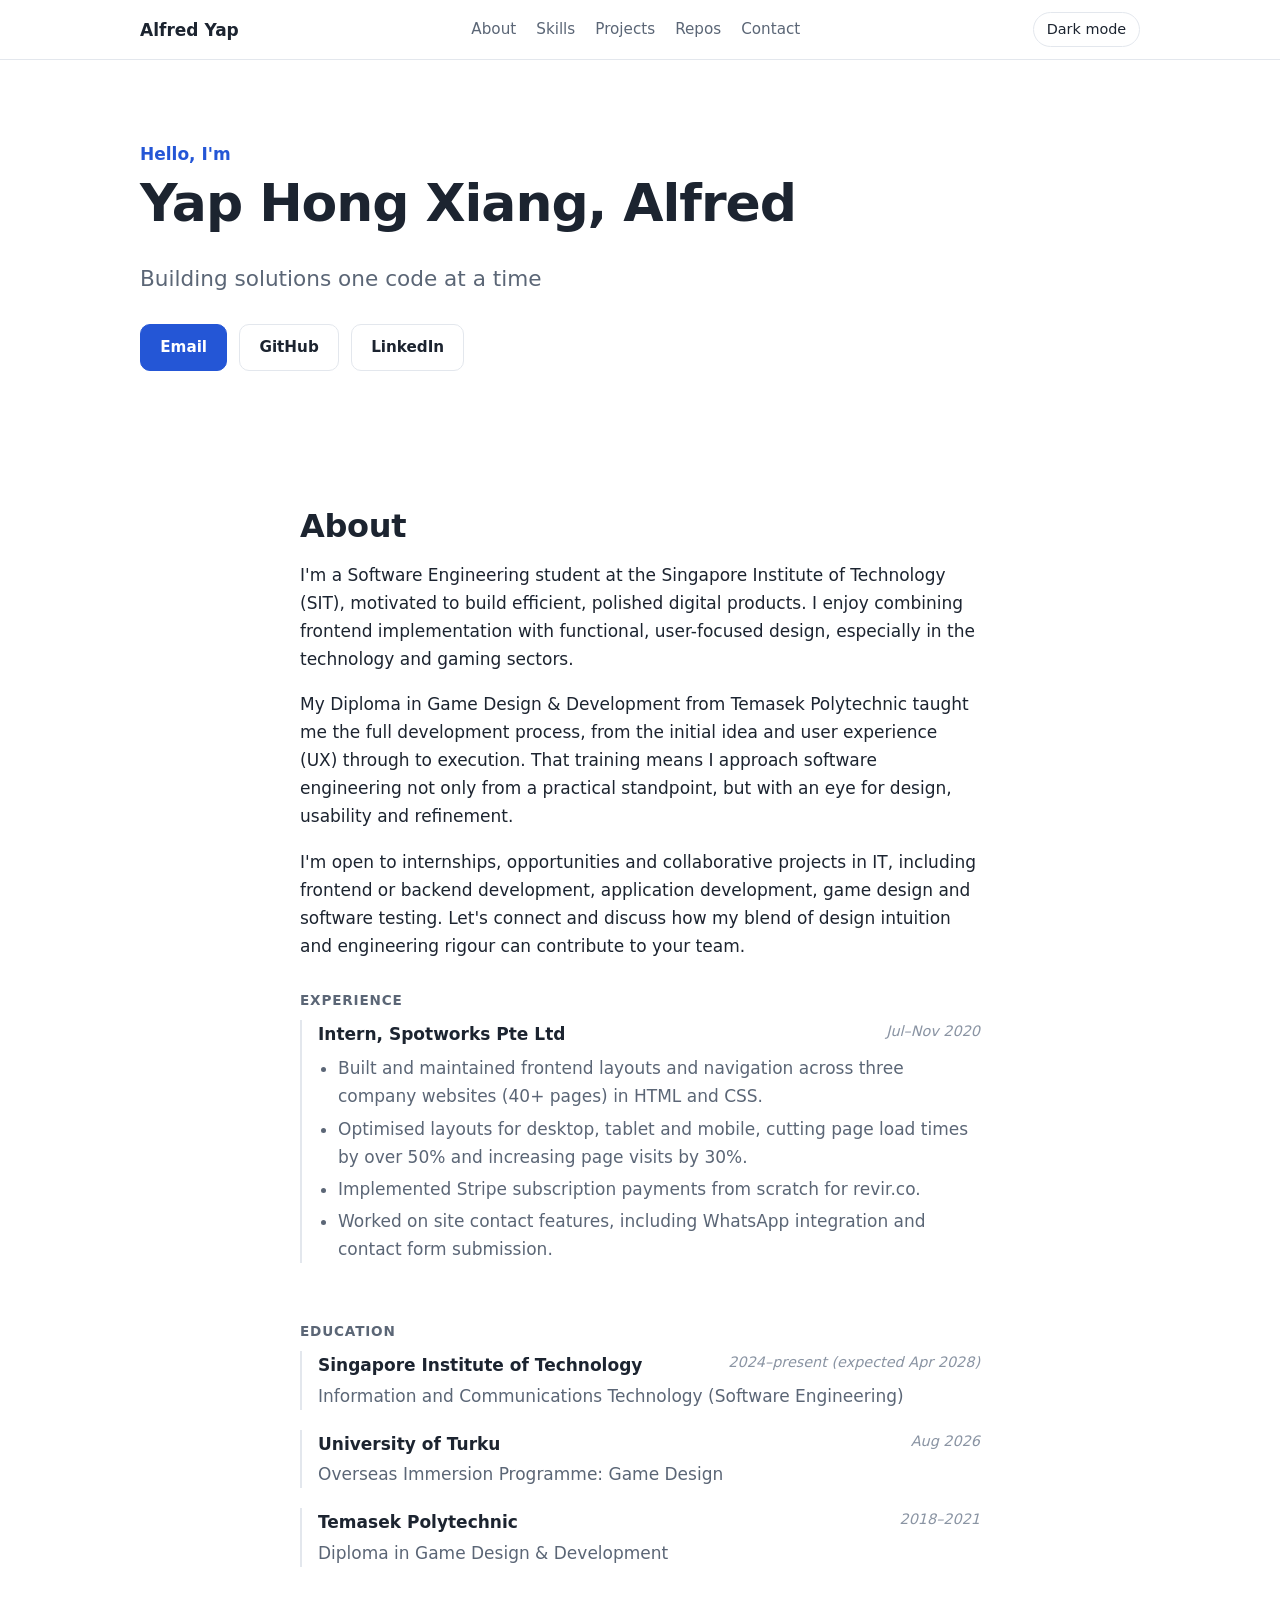
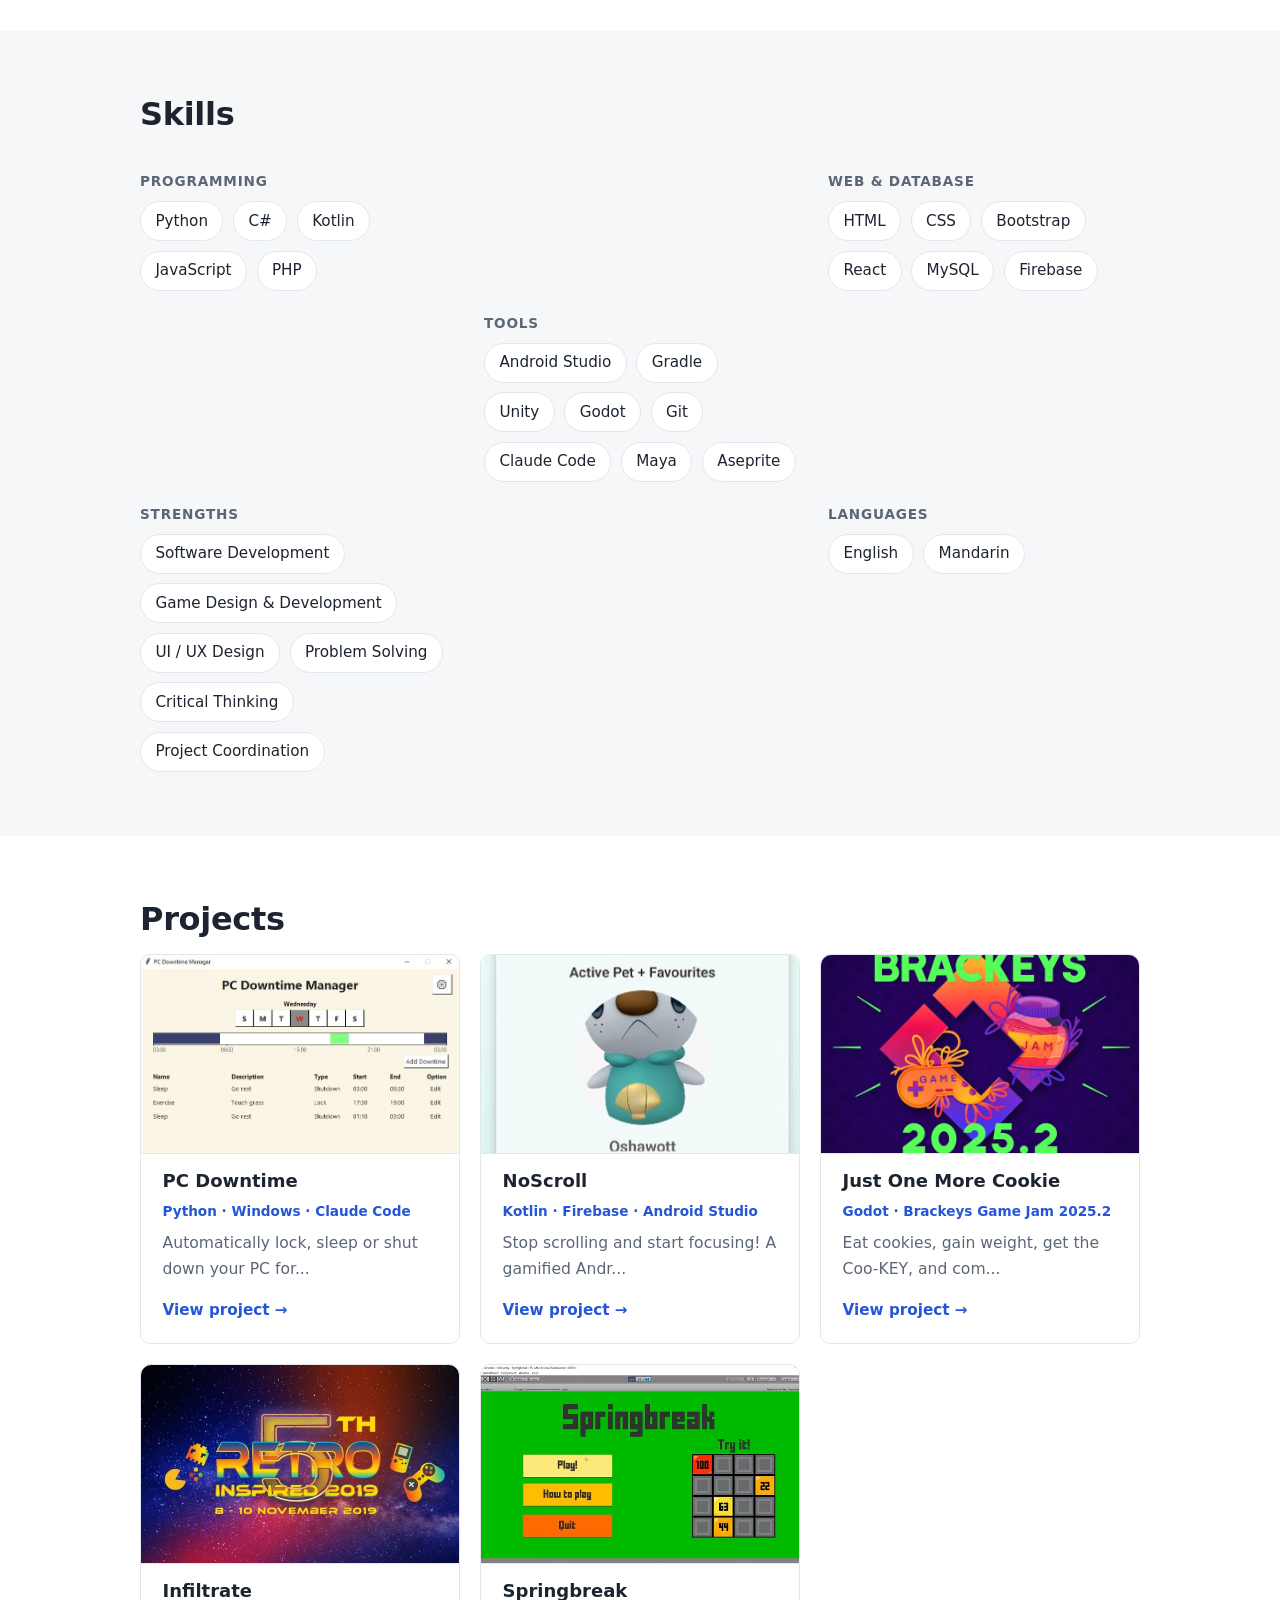
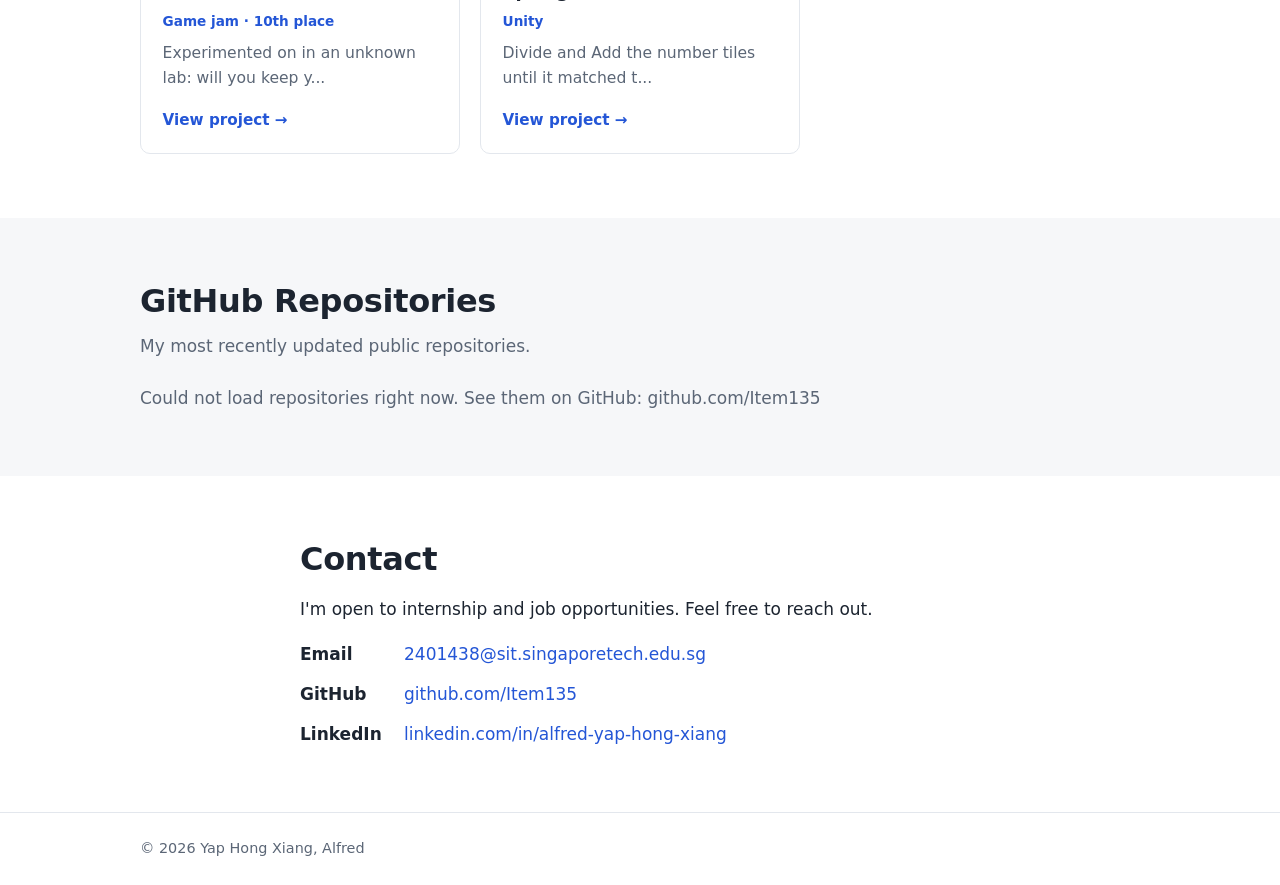
<file: public/index.html>
<!doctype html>
<html lang="en">
<head>
  <meta charset="utf-8">
  <meta name="viewport" content="width=device-width, initial-scale=1">
  <title>Alfred Yap | Portfolio</title>
  <meta name="description" content="Portfolio of Yap Hong Xiang, Alfred. Building solutions one code at a time.">
  <link rel="stylesheet" href="styles.css">
</head>
<body>
  <script>
    // Apply the saved theme before first paint to avoid a light flash.
    try { if (sessionStorage.getItem('theme') === 'dark') document.body.classList.add('dark'); } catch (e) {}
  </script>
  <header class="site-header">
    <nav class="nav container" aria-label="Main">
      <a class="nav-brand" href="#hero">Alfred Yap</a>
      <ul class="nav-links">
        <li><a href="#about">About</a></li>
        <li><a href="#skills">Skills</a></li>
        <li><a href="#projects">Projects</a></li>
        <li><a href="#repos">Repos</a></li>
        <li><a href="#contact">Contact</a></li>
      </ul>
      <button type="button" id="theme-toggle" class="theme-toggle" aria-pressed="false">Dark mode</button>
    </nav>
  </header>

  <main>
    <section id="hero" class="hero">
      <div class="container">
        <p class="eyebrow">Hello, I'm</p>
        <h1>Yap Hong Xiang, Alfred</h1>
        <p class="tagline">Building solutions one code at a time</p>
        <ul class="link-row">
          <li><a class="btn btn-primary" href="mailto:2401438@sit.singaporetech.edu.sg">Email</a></li>
          <li><a class="btn" href="https://github.com/Item135" target="_blank" rel="noopener">GitHub</a></li>
          <li><a class="btn" href="https://www.linkedin.com/in/alfred-yap-hong-xiang" target="_blank" rel="noopener">LinkedIn</a></li>
        </ul>
      </div>
    </section>

    <section id="about" class="section">
      <div class="container narrow">
        <h2>About</h2>
        <p>I'm a Software Engineering student at the Singapore Institute of Technology (SIT), motivated to build efficient, polished digital products. I enjoy combining frontend implementation with functional, user-focused design, especially in the technology and gaming sectors.</p>
        <p>My Diploma in Game Design &amp; Development from Temasek Polytechnic taught me the full development process, from the initial idea and user experience (UX) through to execution. That training means I approach software engineering not only from a practical standpoint, but with an eye for design, usability and refinement.</p>
        <p>I'm open to internships, opportunities and collaborative projects in IT, including frontend or backend development, application development, game design and software testing. Let's connect and discuss how my blend of design intuition and engineering rigour can contribute to your team.</p>

        <h3 class="subhead">Experience</h3>
        <ul class="timeline">
          <li>
            <div class="timeline-head"><strong>Intern, Spotworks Pte Ltd</strong><br>
            <span class="when">Jul&ndash;Nov 2020</span></div>
            <ul class="bullets">
              <li>Built and maintained frontend layouts and navigation across three company websites (40+ pages) in HTML and CSS.</li>
              <li>Optimised layouts for desktop, tablet and mobile, cutting page load times by over 50% and increasing page visits by 30%.</li>
              <li>Implemented Stripe subscription payments from scratch for revir.co.</li>
              <li>Worked on site contact features, including WhatsApp integration and contact form submission.</li>
            </ul>
          </li>
        </ul>

        <br>
        <h3 class="subhead">Education</h3>
        <ul class="timeline">
          <li>
            <div class="timeline-head"><strong>Singapore Institute of Technology</strong><br>
            <span class="when">2024&ndash;present (expected Apr 2028)</span></div>
            <p>Information and Communications Technology (Software Engineering)</p>
          </li>
          <li>
            <div class="timeline-head"><strong>University of Turku</strong><br>
            <span class="when">Aug 2026</span></div>
            <p>Overseas Immersion Programme: Game Design</p>
          </li>
          <li>
            <div class="timeline-head"><strong>Temasek Polytechnic</strong><br>
            <span class="when">2018&ndash;2021</span></div>
            <p>Diploma in Game Design &amp; Development</p>
          </li>
        </ul>
      </div>
    </section>

    <section id="skills" class="section alt">
      <div class="container">
        <h2>Skills</h2>
        <div class="skill-groups">
          <div>
            <h3 class="subhead">Programming</h3>
            <ul class="skill-list">
              <li>Python</li>
              <li>C#</li>
              <li>Kotlin</li>
              <li>JavaScript</li>
              <li>PHP</li>
            </ul>
          </div>
          <br>
          <div>
            <h3 class="subhead">Web &amp; Database</h3>
            <ul class="skill-list">
              <li>HTML</li>
              <li>CSS</li>
              <li>Bootstrap</li>
              <li>React</li>
              <li>MySQL</li>
              <li>Firebase</li>
            </ul>
          </div>
          <br>
          <div>
            <h3 class="subhead">Tools</h3>
            <ul class="skill-list">
              <li>Android Studio</li>
              <li>Gradle</li>
              <li>Unity</li>
              <li>Godot</li>
              <li>Git</li>
              <li>Claude Code</li>
              <li>Maya</li>
              <li>Aseprite</li>
            </ul>
          </div>
          <br>
          <div>
            <h3 class="subhead">Strengths</h3>
            <ul class="skill-list">
              <li>Software Development</li>
              <li>Game Design &amp; Development</li>
              <li>UI / UX Design</li>
              <li>Problem Solving</li>
              <li>Critical Thinking</li>
              <li>Project Coordination</li>
            </ul>
          </div>
          <br>
          <div>
            <h3 class="subhead">Languages</h3>
            <ul class="skill-list">
              <li>English</li>
              <li>Mandarin</li>
            </ul>
          </div>
        </div>
      </div>
    </section>

    <section id="projects" class="section">
      <div class="container">
        <h2>Projects</h2>
        <div class="grid">
          <article class="card">
            <img class="card-thumb" src="images/pc-downtime/thumb.jpg" alt="" width="691" height="430" loading="lazy">
            <h3>PC Downtime</h3>
            <p class="card-meta">Python &middot; Windows &middot; Claude Code</p>
            <p class="card-desc">Automatically lock, sleep or shut down your PC for a timely break. Delayed snooze and cancellation add friction against bypassing downtime. Specified 17 functional requirements, then used Claude Code to implement and manually tested the result.</p>
            <a href="projects/pc-downtime.html" class="card-link">View project &rarr;</a>
          </article>
          <article class="card">
            <img class="card-thumb" src="images/noscroll/thumb.jpg" alt="" width="320" height="720" loading="lazy">
            <h3>NoScroll</h3>
            <p class="card-meta">Kotlin &middot; Firebase &middot; Android Studio</p>
            <p class="card-desc">Stop scrolling and start focusing! A gamified Android focus timer with app-blocking to prevent doomscrolling. Built the home, registration and session-setup screens, pet gacha and leaderboard in a team of six.</p>
            <a href="projects/noscroll.html" class="card-link">View project &rarr;</a>
          </article>
          <article class="card">
            <img class="card-thumb" src="images/just-one-more-cookie/thumb.jpg" alt="" width="720" height="564" loading="lazy">
            <h3>Just One More Cookie</h3>
            <p class="card-meta">Godot &middot; Brackeys Game Jam 2025.2</p>
            <p class="card-desc">Eat cookies, gain weight, get the Coo-KEY, and complete this simple yet novel platformer! Designed the concept, mechanics, art and animations.</p>
            <a href="projects/just-one-more-cookie.html" class="card-link">View project &rarr;</a>
          </article>
          <article class="card">
            <img class="card-thumb" src="images/infiltrate/thumb.jpg" alt="" width="720" height="361" loading="lazy">
            <h3>Infiltrate</h3>
            <p class="card-meta">Game jam &middot; 10th place</p>
            <p class="card-desc">Experimented on in an unknown lab: will you keep your humanity and escape, or take a heartless path of revenge as a cyborg? Placed 10th in the James Cook University 5th Retro Inspired Game Jam.</p>
            <a href="projects/infiltrate.html" class="card-link">View project &rarr;</a>
          </article>
          <article class="card">
            <img class="card-thumb" src="images/springbreak/thumb.jpg" alt="" width="720" height="386" loading="lazy">
            <h3>Springbreak</h3>
            <p class="card-meta">Unity</p>
            <p class="card-desc">Divide and Add the number tiles until it matched the objective.</p>
            <a href="projects/springbreak.html" class="card-link">View project &rarr;</a>
          </article>
        </div>
      </div>
    </section>

    <section id="repos" class="section alt">
      <div class="container">
        <h2>GitHub Repositories</h2>
        <p class="section-intro">My most recently updated public repositories.</p>
        <div id="repo-list" class="grid" aria-live="polite">
          <p class="status">Loading repositories&hellip;</p>
        </div>
      </div>
    </section>

    <section id="contact" class="section">
      <div class="container narrow">
        <h2>Contact</h2>
        <p>I'm open to internship and job opportunities. Feel free to reach out.</p>
        <ul class="contact-list">
          <li><span class="label">Email</span><a href="mailto:2401438@sit.singaporetech.edu.sg">2401438@sit.singaporetech.edu.sg</a></li>
          <li><span class="label">GitHub</span><a href="https://github.com/Item135" target="_blank" rel="noopener">github.com/Item135</a></li>
          <li><span class="label">LinkedIn</span><a href="https://www.linkedin.com/in/alfred-yap-hong-xiang" target="_blank" rel="noopener">linkedin.com/in/alfred-yap-hong-xiang</a></li>
        </ul>
      </div>
    </section>
  </main>

  <footer class="site-footer">
    <div class="container">
      <p>&copy; <span id="year">2026</span> Yap Hong Xiang, Alfred</p>
    </div>
  </footer>

  <script src="theme.js"></script>
  <script src="script.js"></script>
</body>
</html>
</file>
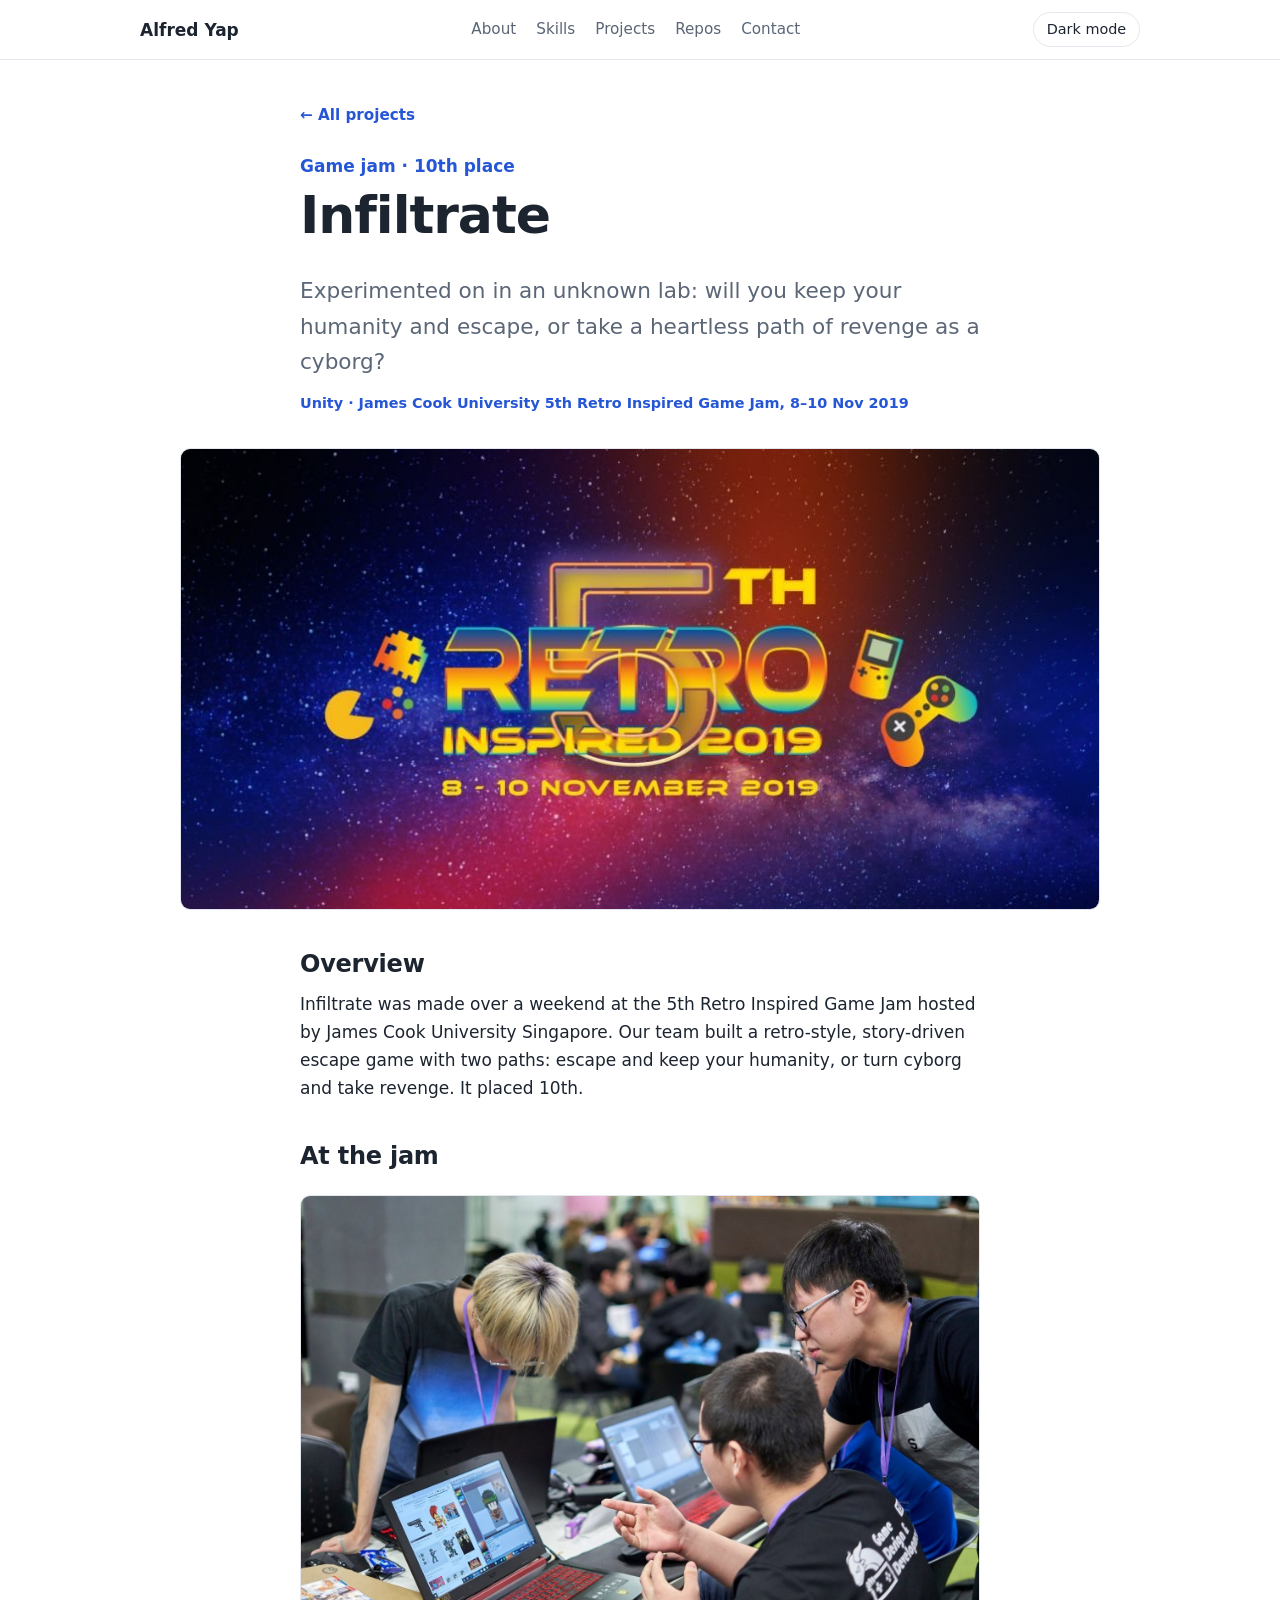
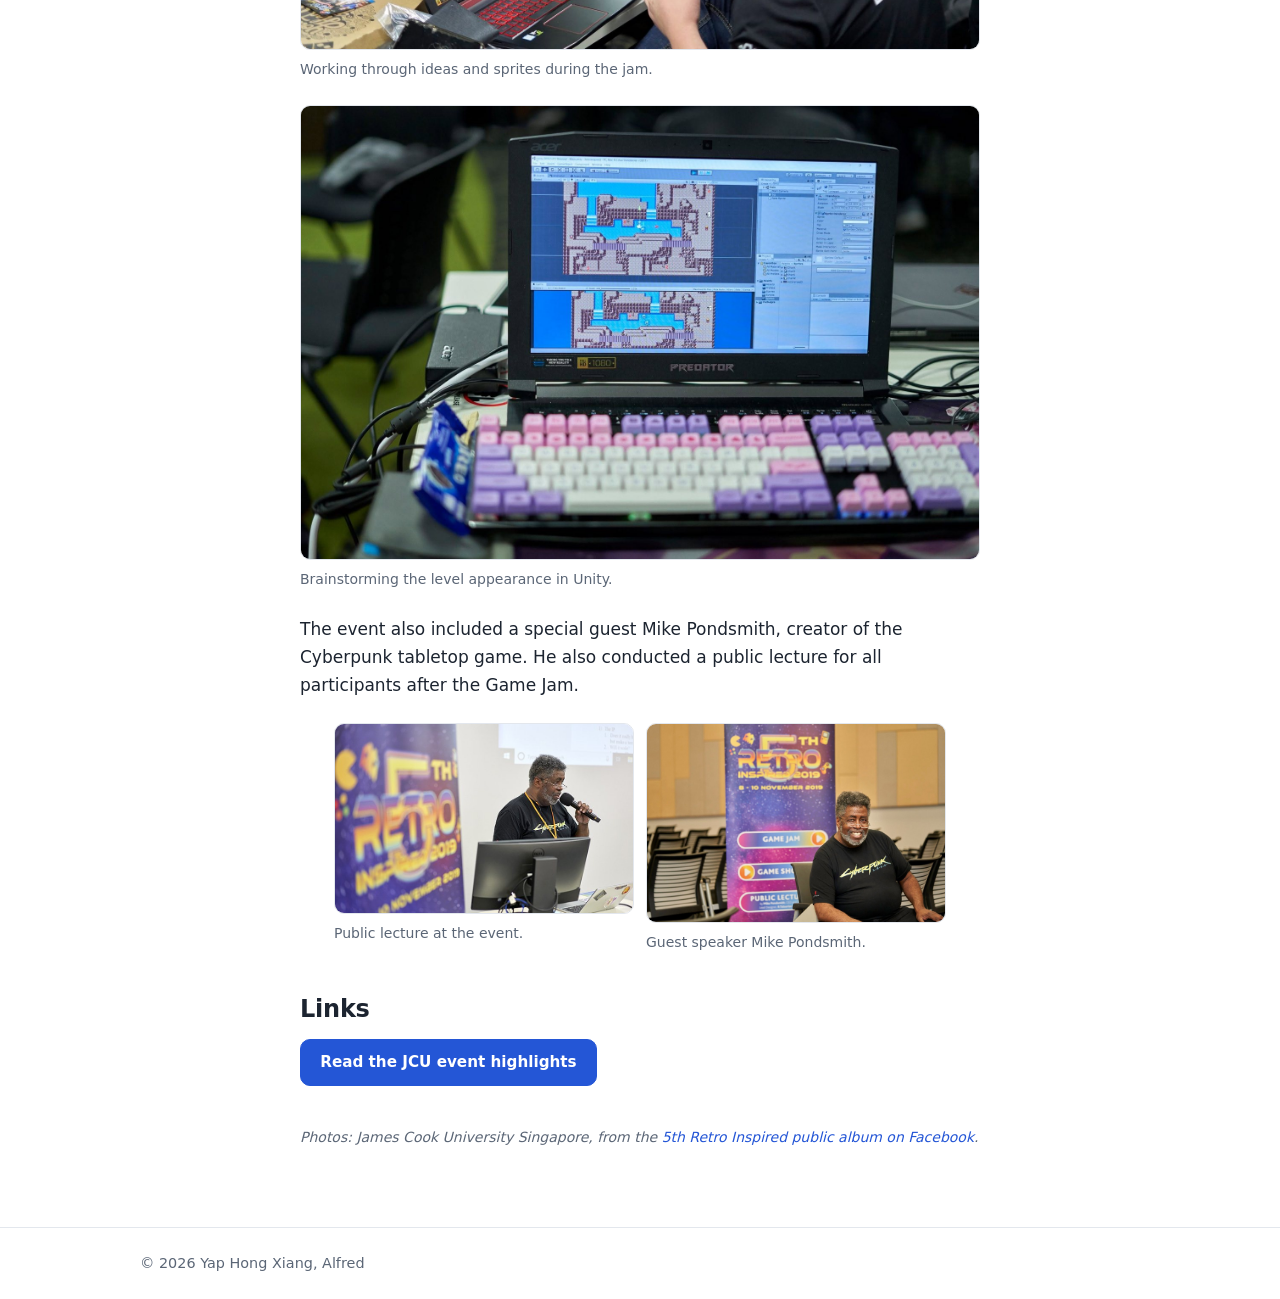
<file: public/projects/infiltrate.html>
<!doctype html>
<html lang="en">
<head>
  <meta charset="utf-8">
  <meta name="viewport" content="width=device-width, initial-scale=1">
  <title>Infiltrate | Alfred Yap</title>
  <meta name="description" content="Infiltrate: a retro-style escape game that placed 10th at the JCU 5th Retro Inspired Game Jam.">
  <link rel="stylesheet" href="../styles.css">
</head>
<body>
  <script>
    // Apply the saved theme before first paint to avoid a light flash.
    try { if (sessionStorage.getItem('theme') === 'dark') document.body.classList.add('dark'); } catch (e) {}
  </script>
  <header class="site-header">
    <nav class="nav container" aria-label="Main">
      <a class="nav-brand" href="../index.html">Alfred Yap</a>
      <ul class="nav-links">
        <li><a href="../index.html#about">About</a></li>
        <li><a href="../index.html#skills">Skills</a></li>
        <li><a href="../index.html#projects">Projects</a></li>
        <li><a href="../index.html#repos">Repos</a></li>
        <li><a href="../index.html#contact">Contact</a></li>
      </ul>
      <button type="button" id="theme-toggle" class="theme-toggle" aria-pressed="false">Dark mode</button>
    </nav>
  </header>

  <main>
    <article class="post">
      <header class="post-header container narrow">
        <a class="back-link" href="../index.html#projects">&larr; All projects</a>
        <p class="eyebrow">Game jam &middot; 10th place</p>
        <h1>Infiltrate</h1>
        <p class="tagline">Experimented on in an unknown lab: will you keep your humanity and escape, or take a heartless path of revenge as a cyborg?</p>
        <p class="post-meta">Unity &middot; James Cook University 5th Retro Inspired Game Jam, 8&ndash;10 Nov 2019</p>
      </header>

      <div class="container post-hero">
        <figure class="post-figure">
          <img src="../images/infiltrate/retro-inspired-2019.jpg" alt="5th Retro Inspired 2019 event banner, 8 to 10 November 2019" width="924" height="463">
        </figure>
      </div>

      <div class="container narrow post-body">
        <h2>Overview</h2>
        <p>Infiltrate was made over a weekend at the 5th Retro Inspired Game Jam hosted by James Cook University Singapore. Our team built a retro-style, story-driven escape game with two paths: escape and keep your humanity, or turn cyborg and take revenge. It placed 10th.</p>

        <h2>At the jam</h2>
        <figure class="post-figure">
          <img src="../images/infiltrate/team-discussion.jpg" alt="Game jam participants discussing sprite work around a laptop" width="1600" height="1068" loading="lazy">
          <figcaption>Working through ideas and sprites during the jam.</figcaption>
        </figure>
        <figure class="post-figure">
          <img src="../images/infiltrate/unity-in-progress.jpg" alt="Laptop running Unity with a pixel-art level in the scene view" width="1600" height="1068" loading="lazy">
          <figcaption>Brainstorming the level appearance in Unity.</figcaption>
        </figure>
        <p>The event also included a special guest Mike Pondsmith, creator of the Cyberpunk tabletop game. He also conducted a public lecture for all participants after the Game Jam.</p>
        <div class="figure-row">
          <figure class="post-figure">
            <img src="../images/infiltrate/public-lecture.jpg" alt="Mike Pondsmith speaking into a microphone beside the Retro Inspired banner" width="700" height="445" loading="lazy">
            <figcaption>Public lecture at the event.</figcaption>
          </figure>
          <figure class="post-figure">
            <img src="../images/infiltrate/guest-speaker.jpg" alt="Mike Pondsmith seated in front of the Retro Inspired 2019 banner" width="1600" height="1067" loading="lazy">
            <figcaption>Guest speaker Mike Pondsmith.</figcaption>
          </figure>
        </div>

        <h2>Links</h2>
        <ul class="link-row">
          <li><a class="btn btn-primary" href="https://www.jcu.edu.sg/news/releases/highlights-from-the-5th-retro-inspired" target="_blank" rel="noopener">Read the JCU event highlights</a></li>
        </ul>

        <p class="photo-credit">Photos: James Cook University Singapore, from the <a href="https://www.facebook.com/media/set/?set=a.2898670786811985&amp;type=3" target="_blank" rel="noopener">5th Retro Inspired public album on Facebook</a>.</p>
      </div>
    </article>
  </main>

  <footer class="site-footer">
    <div class="container">
      <p>&copy; 2026 Yap Hong Xiang, Alfred</p>
    </div>
  </footer>

  <script src="../theme.js"></script>
</body>
</html>
</file>
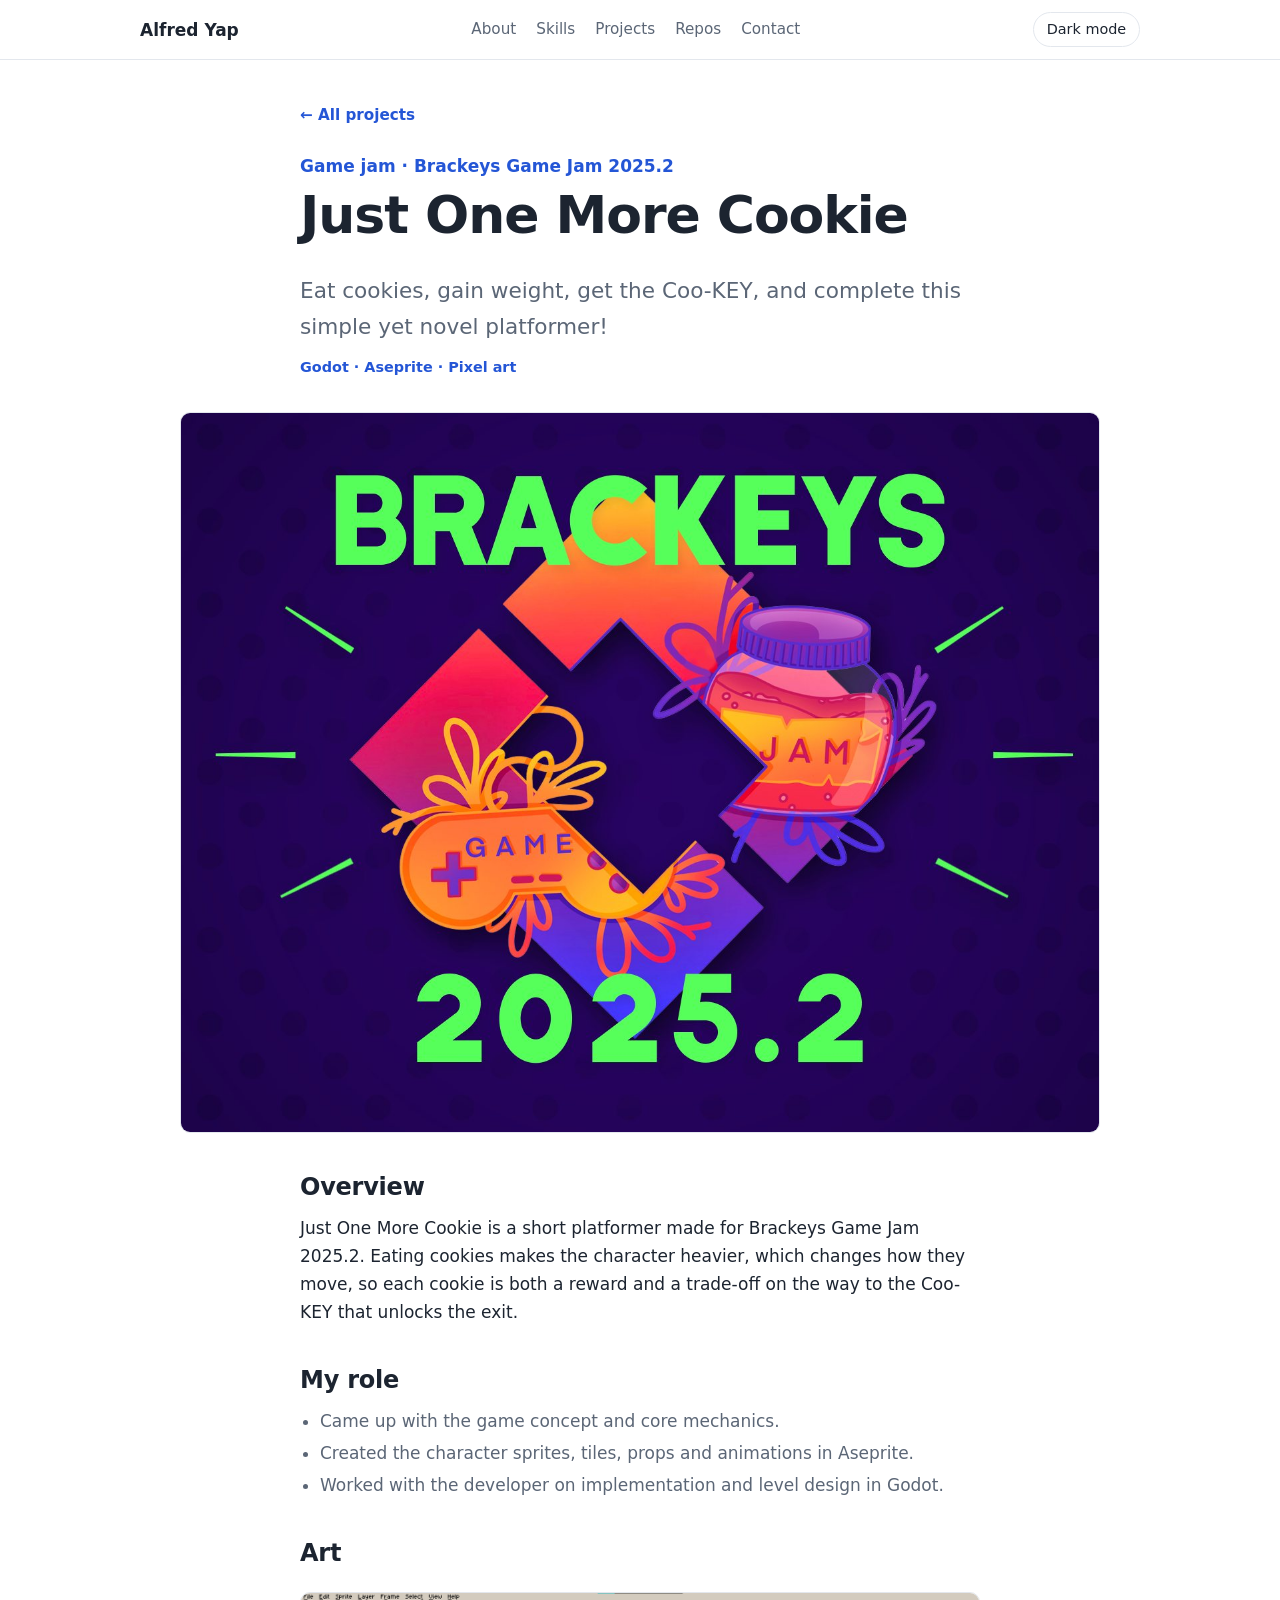
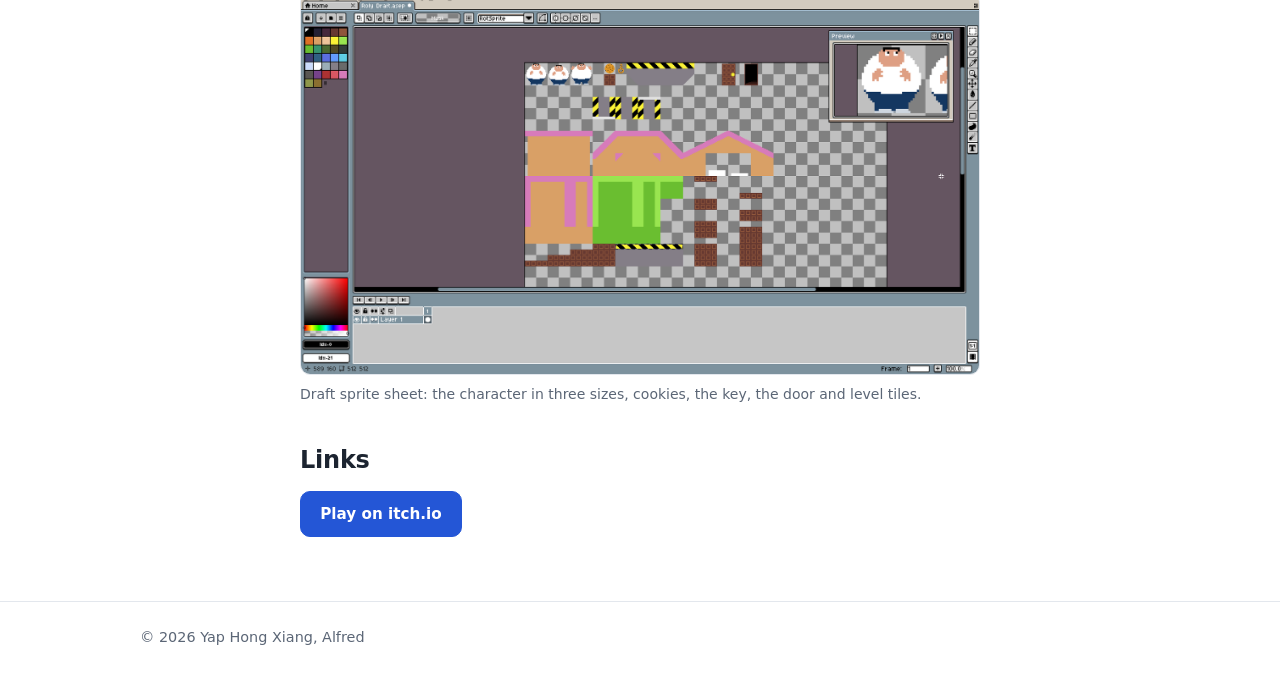
<file: public/projects/just-one-more-cookie.html>
<!doctype html>
<html lang="en">
<head>
  <meta charset="utf-8">
  <meta name="viewport" content="width=device-width, initial-scale=1">
  <title>Just One More Cookie | Alfred Yap</title>
  <meta name="description" content="Just One More Cookie: a platformer made for Brackeys Game Jam 2025.2.">
  <link rel="stylesheet" href="../styles.css">
</head>
<body>
  <script>
    // Apply the saved theme before first paint to avoid a light flash.
    try { if (sessionStorage.getItem('theme') === 'dark') document.body.classList.add('dark'); } catch (e) {}
  </script>
  <header class="site-header">
    <nav class="nav container" aria-label="Main">
      <a class="nav-brand" href="../index.html">Alfred Yap</a>
      <ul class="nav-links">
        <li><a href="../index.html#about">About</a></li>
        <li><a href="../index.html#skills">Skills</a></li>
        <li><a href="../index.html#projects">Projects</a></li>
        <li><a href="../index.html#repos">Repos</a></li>
        <li><a href="../index.html#contact">Contact</a></li>
      </ul>
      <button type="button" id="theme-toggle" class="theme-toggle" aria-pressed="false">Dark mode</button>
    </nav>
  </header>

  <main>
    <article class="post">
      <header class="post-header container narrow">
        <a class="back-link" href="../index.html#projects">&larr; All projects</a>
        <p class="eyebrow">Game jam &middot; Brackeys Game Jam 2025.2</p>
        <h1>Just One More Cookie</h1>
        <p class="tagline">Eat cookies, gain weight, get the Coo-KEY, and complete this simple yet novel platformer!</p>
        <p class="post-meta">Godot &middot; Aseprite &middot; Pixel art</p>
      </header>

      <div class="container post-hero">
        <figure class="post-figure">
          <img src="../images/just-one-more-cookie/brackeys-2025-2.jpg" alt="Brackeys Game Jam 2025.2 banner" width="1378" height="1080">
        </figure>
      </div>

      <div class="container narrow post-body">
        <h2>Overview</h2>
        <p>Just One More Cookie is a short platformer made for Brackeys Game Jam 2025.2. Eating cookies makes the character heavier, which changes how they move, so each cookie is both a reward and a trade-off on the way to the Coo-KEY that unlocks the exit.</p>

        <h2>My role</h2>
        <ul class="bullets">
          <li>Came up with the game concept and core mechanics.</li>
          <li>Created the character sprites, tiles, props and animations in Aseprite.</li>
          <li>Worked with the developer on implementation and level design in Godot.</li>
        </ul>

        <h2>Art</h2>
        <figure class="post-figure">
          <img src="../images/just-one-more-cookie/asset-draft.png" alt="Aseprite canvas with character sprites, cookies, key, door and level tiles" width="1600" height="899" loading="lazy">
          <figcaption>Draft sprite sheet: the character in three sizes, cookies, the key, the door and level tiles.</figcaption>
        </figure>

        <h2>Links</h2>
        <ul class="link-row">
          <li><a class="btn btn-primary" href="https://alanx0401.itch.io/just-one-more-cookie" target="_blank" rel="noopener">Play on itch.io</a></li>
        </ul>
      </div>
    </article>
  </main>

  <footer class="site-footer">
    <div class="container">
      <p>&copy; 2026 Yap Hong Xiang, Alfred</p>
    </div>
  </footer>

  <script src="../theme.js"></script>
</body>
</html>
</file>
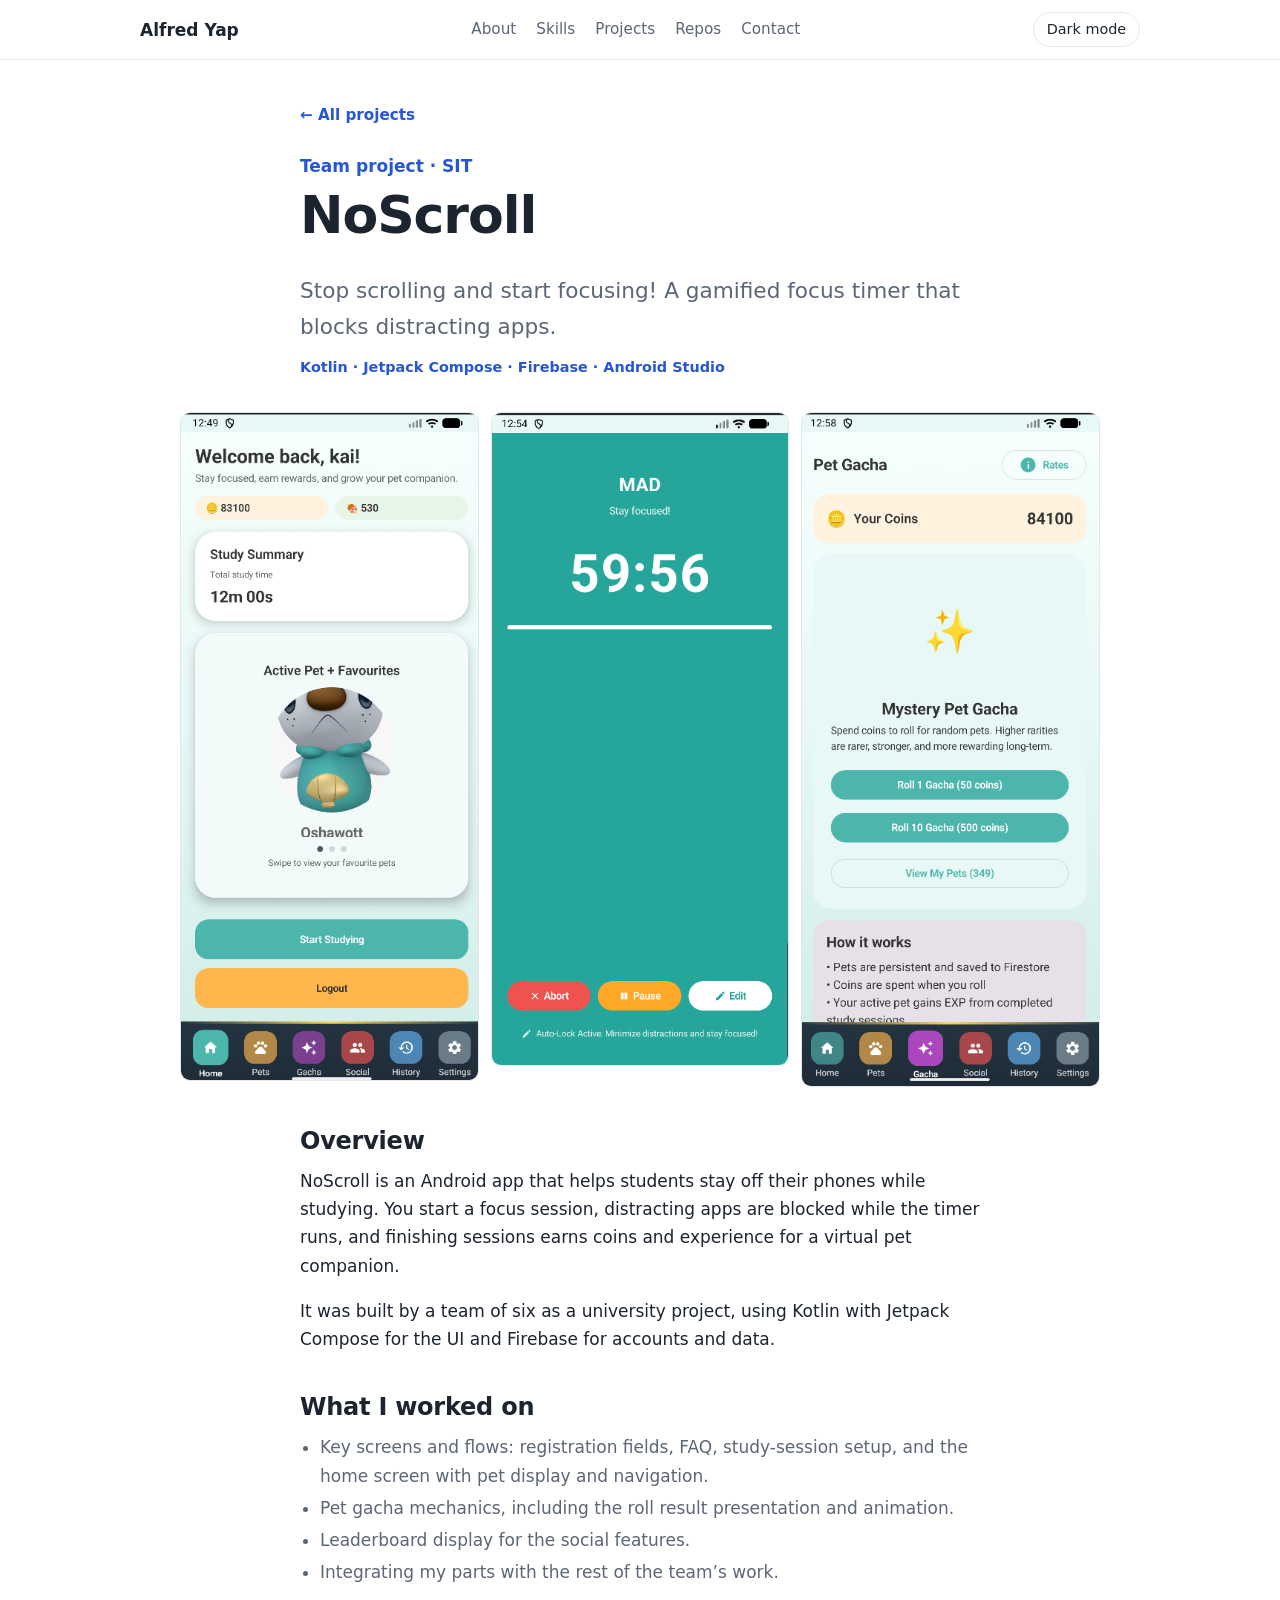
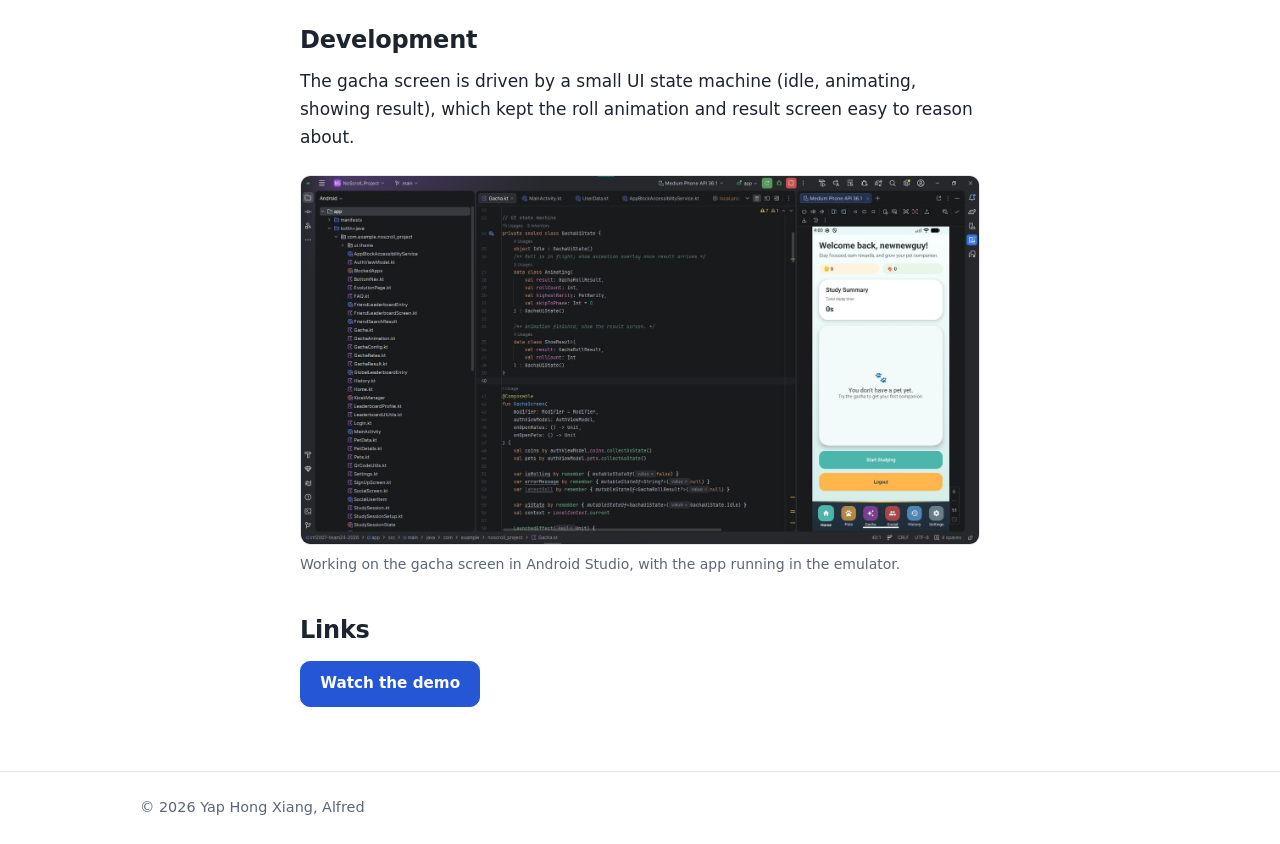
<file: public/projects/noscroll.html>
<!doctype html>
<html lang="en">
<head>
  <meta charset="utf-8">
  <meta name="viewport" content="width=device-width, initial-scale=1">
  <title>NoScroll | Alfred Yap</title>
  <meta name="description" content="NoScroll: a gamified Android focus timer with app blocking, built in a team of six.">
  <link rel="stylesheet" href="../styles.css">
</head>
<body>
  <script>
    // Apply the saved theme before first paint to avoid a light flash.
    try { if (sessionStorage.getItem('theme') === 'dark') document.body.classList.add('dark'); } catch (e) {}
  </script>
  <header class="site-header">
    <nav class="nav container" aria-label="Main">
      <a class="nav-brand" href="../index.html">Alfred Yap</a>
      <ul class="nav-links">
        <li><a href="../index.html#about">About</a></li>
        <li><a href="../index.html#skills">Skills</a></li>
        <li><a href="../index.html#projects">Projects</a></li>
        <li><a href="../index.html#repos">Repos</a></li>
        <li><a href="../index.html#contact">Contact</a></li>
      </ul>
      <button type="button" id="theme-toggle" class="theme-toggle" aria-pressed="false">Dark mode</button>
    </nav>
  </header>

  <main>
    <article class="post">
      <header class="post-header container narrow">
        <a class="back-link" href="../index.html#projects">&larr; All projects</a>
        <p class="eyebrow">Team project &middot; SIT</p>
        <h1>NoScroll</h1>
        <p class="tagline">Stop scrolling and start focusing! A gamified focus timer that blocks distracting apps.</p>
        <p class="post-meta">Kotlin &middot; Jetpack Compose &middot; Firebase &middot; Android Studio</p>
      </header>

      <div class="container post-hero">
        <div class="figure-row">
          <figure class="post-figure">
            <img src="../images/noscroll/home.png" alt="NoScroll home screen showing study summary, active pet and Start Studying button" width="400" height="900">
          </figure>
          <figure class="post-figure">
            <img src="../images/noscroll/focus-session.png" alt="Focus session screen with a 59:56 countdown and Abort, Pause and Edit buttons" width="403" height="886">
          </figure>
          <figure class="post-figure">
            <img src="../images/noscroll/gacha.png" alt="Pet gacha screen with coin balance and roll buttons" width="400" height="907">
          </figure>
        </div>
      </div>

      <div class="container narrow post-body">
        <h2>Overview</h2>
        <p>NoScroll is an Android app that helps students stay off their phones while studying. You start a focus session, distracting apps are blocked while the timer runs, and finishing sessions earns coins and experience for a virtual pet companion.</p>
        <p>It was built by a team of six as a university project, using Kotlin with Jetpack Compose for the UI and Firebase for accounts and data.</p>

        <h2>What I worked on</h2>
        <ul class="bullets">
          <li>Key screens and flows: registration fields, FAQ, study-session setup, and the home screen with pet display and navigation.</li>
          <li>Pet gacha mechanics, including the roll result presentation and animation.</li>
          <li>Leaderboard display for the social features.</li>
          <li>Integrating my parts with the rest of the team&rsquo;s work.</li>
        </ul>

        <h2>Development</h2>
        <p>The gacha screen is driven by a small UI state machine (idle, animating, showing result), which kept the roll animation and result screen easy to reason about.</p>
        <figure class="post-figure">
          <img src="../images/noscroll/android-studio.jpg" alt="Android Studio with Gacha.kt open and the app running in the emulator" width="1600" height="869" loading="lazy">
          <figcaption>Working on the gacha screen in Android Studio, with the app running in the emulator.</figcaption>
        </figure>

        <h2>Links</h2>
        <ul class="link-row">
          <li><a class="btn btn-primary" href="https://youtu.be/3u0yodyBZUU" target="_blank" rel="noopener">Watch the demo</a></li>
        </ul>
      </div>
    </article>
  </main>

  <footer class="site-footer">
    <div class="container">
      <p>&copy; 2026 Yap Hong Xiang, Alfred</p>
    </div>
  </footer>

  <script src="../theme.js"></script>
</body>
</html>
</file>
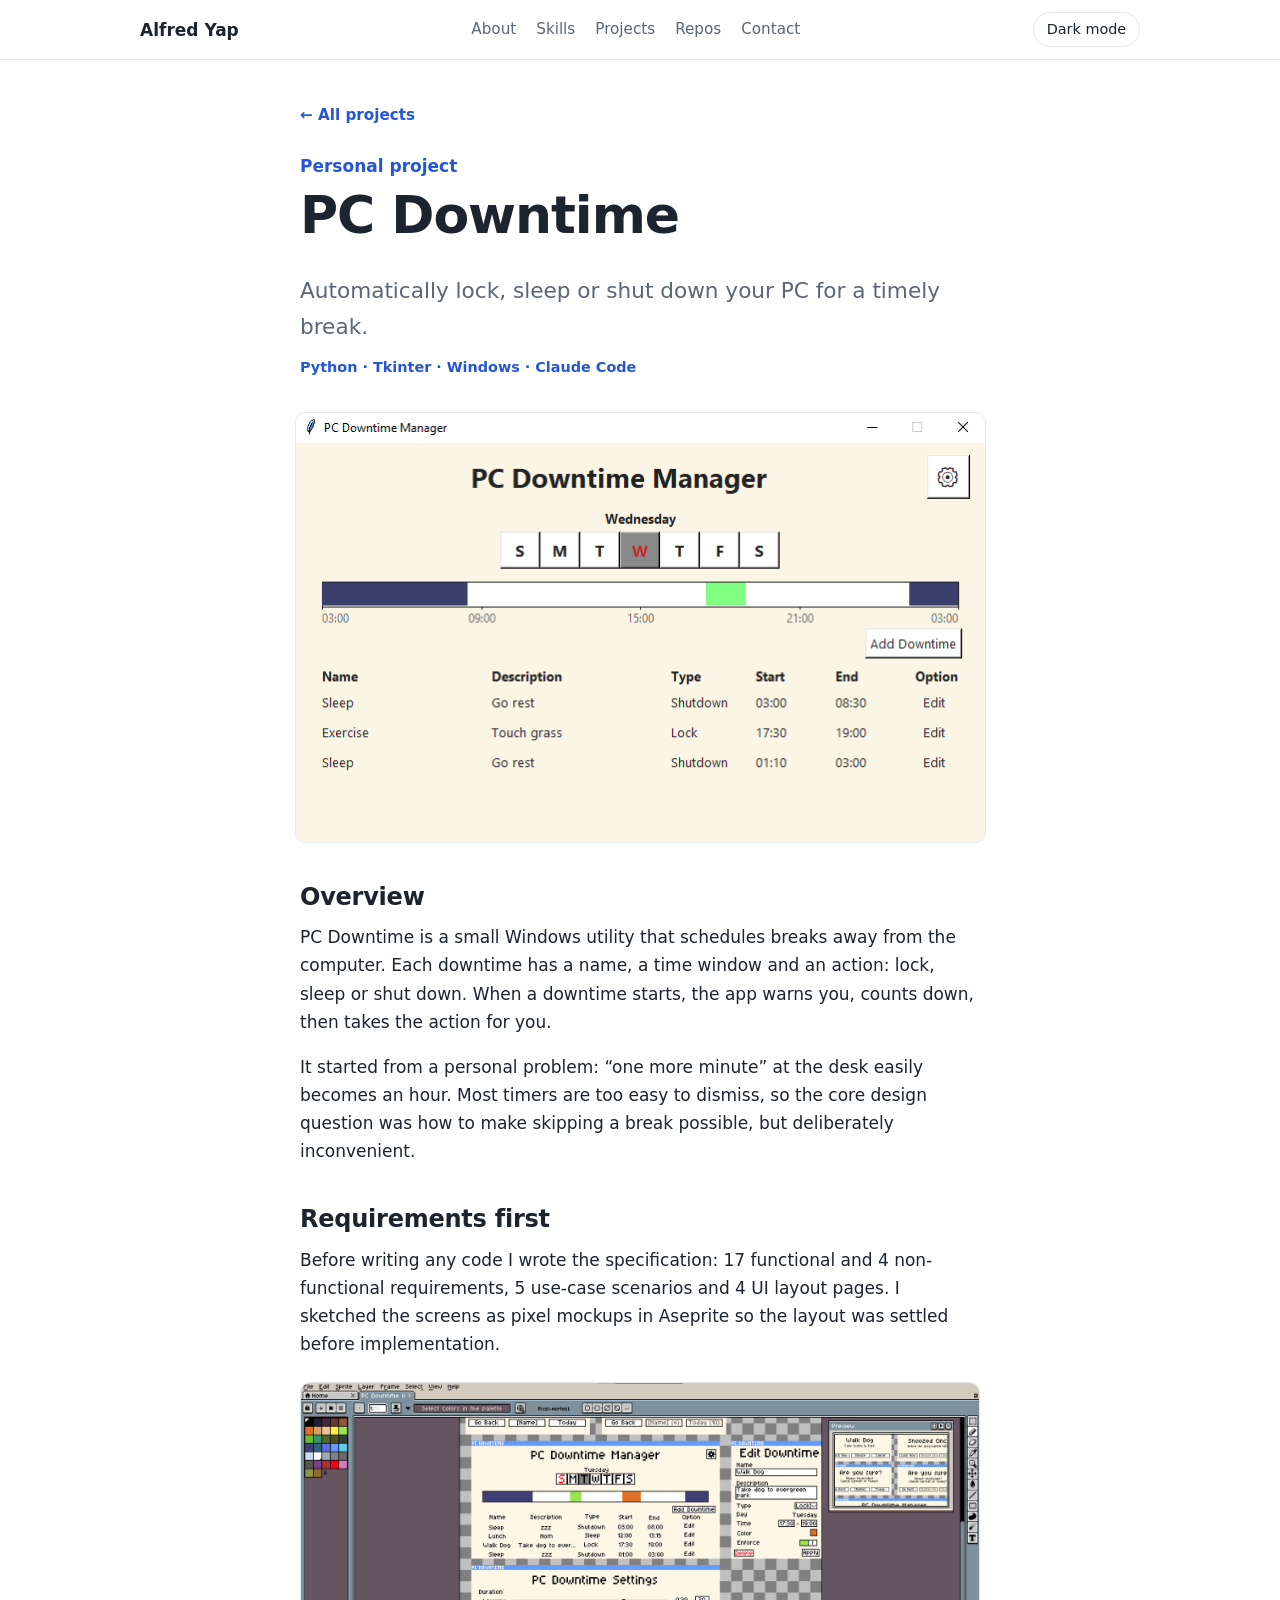
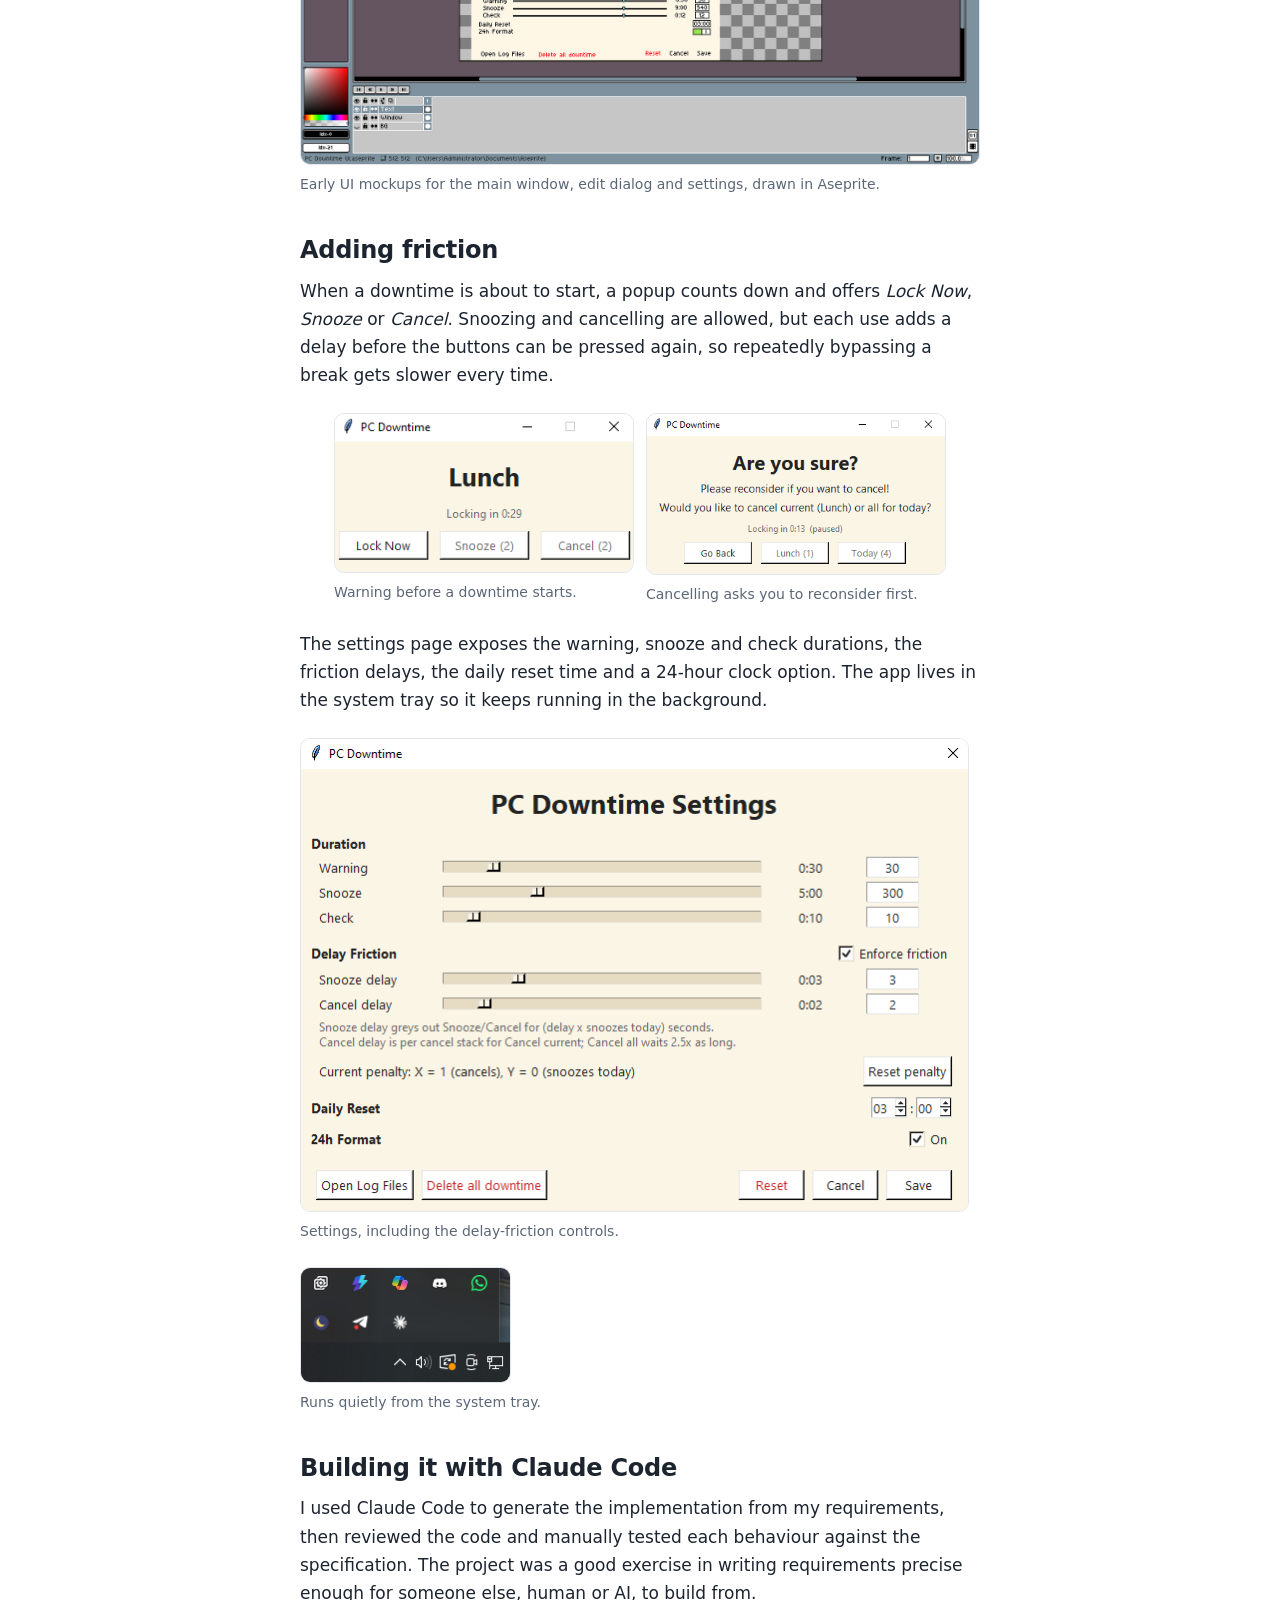
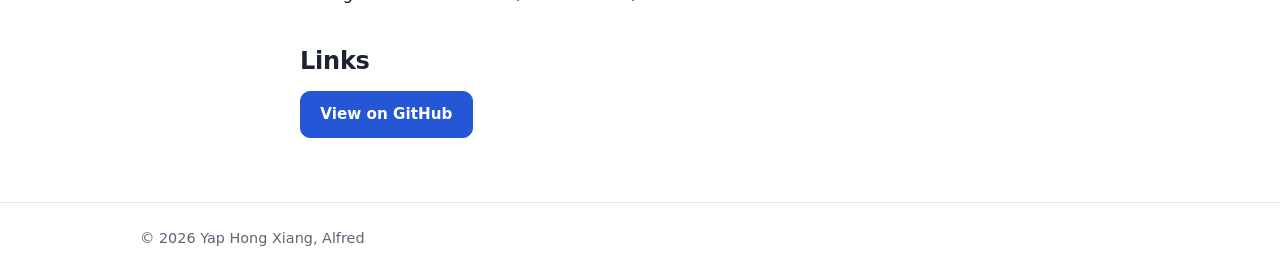
<file: public/projects/pc-downtime.html>
<!doctype html>
<html lang="en">
<head>
  <meta charset="utf-8">
  <meta name="viewport" content="width=device-width, initial-scale=1">
  <title>PC Downtime | Alfred Yap</title>
  <meta name="description" content="PC Downtime: a Windows utility that schedules breaks by locking, sleeping or shutting down the PC.">
  <link rel="stylesheet" href="../styles.css">
</head>
<body>
  <script>
    // Apply the saved theme before first paint to avoid a light flash.
    try { if (sessionStorage.getItem('theme') === 'dark') document.body.classList.add('dark'); } catch (e) {}
  </script>
  <header class="site-header">
    <nav class="nav container" aria-label="Main">
      <a class="nav-brand" href="../index.html">Alfred Yap</a>
      <ul class="nav-links">
        <li><a href="../index.html#about">About</a></li>
        <li><a href="../index.html#skills">Skills</a></li>
        <li><a href="../index.html#projects">Projects</a></li>
        <li><a href="../index.html#repos">Repos</a></li>
        <li><a href="../index.html#contact">Contact</a></li>
      </ul>
      <button type="button" id="theme-toggle" class="theme-toggle" aria-pressed="false">Dark mode</button>
    </nav>
  </header>

  <main>
    <article class="post">
      <header class="post-header container narrow">
        <a class="back-link" href="../index.html#projects">&larr; All projects</a>
        <p class="eyebrow">Personal project</p>
        <h1>PC Downtime</h1>
        <p class="tagline">Automatically lock, sleep or shut down your PC for a timely break.</p>
        <p class="post-meta">Python &middot; Tkinter &middot; Windows &middot; Claude Code</p>
      </header>

      <div class="container post-hero">
        <figure class="post-figure">
          <img src="../images/pc-downtime/main-window.png" alt="PC Downtime Manager main window with a weekly day picker, a timeline bar and a list of scheduled downtimes" width="691" height="430">
        </figure>
      </div>

      <div class="container narrow post-body">
        <h2>Overview</h2>
        <p>PC Downtime is a small Windows utility that schedules breaks away from the computer. Each downtime has a name, a time window and an action: lock, sleep or shut down. When a downtime starts, the app warns you, counts down, then takes the action for you.</p>
        <p>It started from a personal problem: &ldquo;one more minute&rdquo; at the desk easily becomes an hour. Most timers are too easy to dismiss, so the core design question was how to make skipping a break possible, but deliberately inconvenient.</p>

        <h2>Requirements first</h2>
        <p>Before writing any code I wrote the specification: 17 functional and 4 non-functional requirements, 5 use-case scenarios and 4 UI layout pages. I sketched the screens as pixel mockups in Aseprite so the layout was settled before implementation.</p>
        <figure class="post-figure">
          <img src="../images/pc-downtime/ui-draft.png" alt="Pixel-art mockups of the main window, edit dialog and settings page drawn in Aseprite" width="1600" height="900" loading="lazy">
          <figcaption>Early UI mockups for the main window, edit dialog and settings, drawn in Aseprite.</figcaption>
        </figure>

        <h2>Adding friction</h2>
        <p>When a downtime is about to start, a popup counts down and offers <em>Lock Now</em>, <em>Snooze</em> or <em>Cancel</em>. Snoozing and cancelling are allowed, but each use adds a delay before the buttons can be pressed again, so repeatedly bypassing a break gets slower every time.</p>
        <div class="figure-row">
          <figure class="post-figure">
            <img src="../images/pc-downtime/warning-popup.png" alt="Warning popup: Lunch, locking in 0:29, with Lock Now, Snooze and Cancel buttons" width="313" height="166" loading="lazy">
            <figcaption>Warning before a downtime starts.</figcaption>
          </figure>
          <figure class="post-figure">
            <img src="../images/pc-downtime/cancel-confirm.png" alt="Confirmation dialog asking whether to cancel the current downtime or all downtimes for today" width="411" height="220" loading="lazy">
            <figcaption>Cancelling asks you to reconsider first.</figcaption>
          </figure>
        </div>
        <p>The settings page exposes the warning, snooze and check durations, the friction delays, the daily reset time and a 24-hour clock option. The app lives in the system tray so it keeps running in the background.</p>
        <figure class="post-figure">
          <img src="../images/pc-downtime/settings.png" alt="Settings window with sliders for warning, snooze and check durations and delay-friction options" width="669" height="473" loading="lazy">
          <figcaption>Settings, including the delay-friction controls.</figcaption>
        </figure>
        <figure class="post-figure small">
          <img src="../images/pc-downtime/tray.png" alt="Windows system tray showing the PC Downtime icon" width="211" height="115" loading="lazy">
          <figcaption>Runs quietly from the system tray.</figcaption>
        </figure>

        <h2>Building it with Claude Code</h2>
        <p>I used Claude Code to generate the implementation from my requirements, then reviewed the code and manually tested each behaviour against the specification. The project was a good exercise in writing requirements precise enough for someone else, human or AI, to build from.</p>

        <h2>Links</h2>
        <ul class="link-row">
          <li><a class="btn btn-primary" href="https://github.com/Item135/pc-downtime" target="_blank" rel="noopener">View on GitHub</a></li>
        </ul>
      </div>
    </article>
  </main>

  <footer class="site-footer">
    <div class="container">
      <p>&copy; 2026 Yap Hong Xiang, Alfred</p>
    </div>
  </footer>

  <script src="../theme.js"></script>
</body>
</html>
</file>
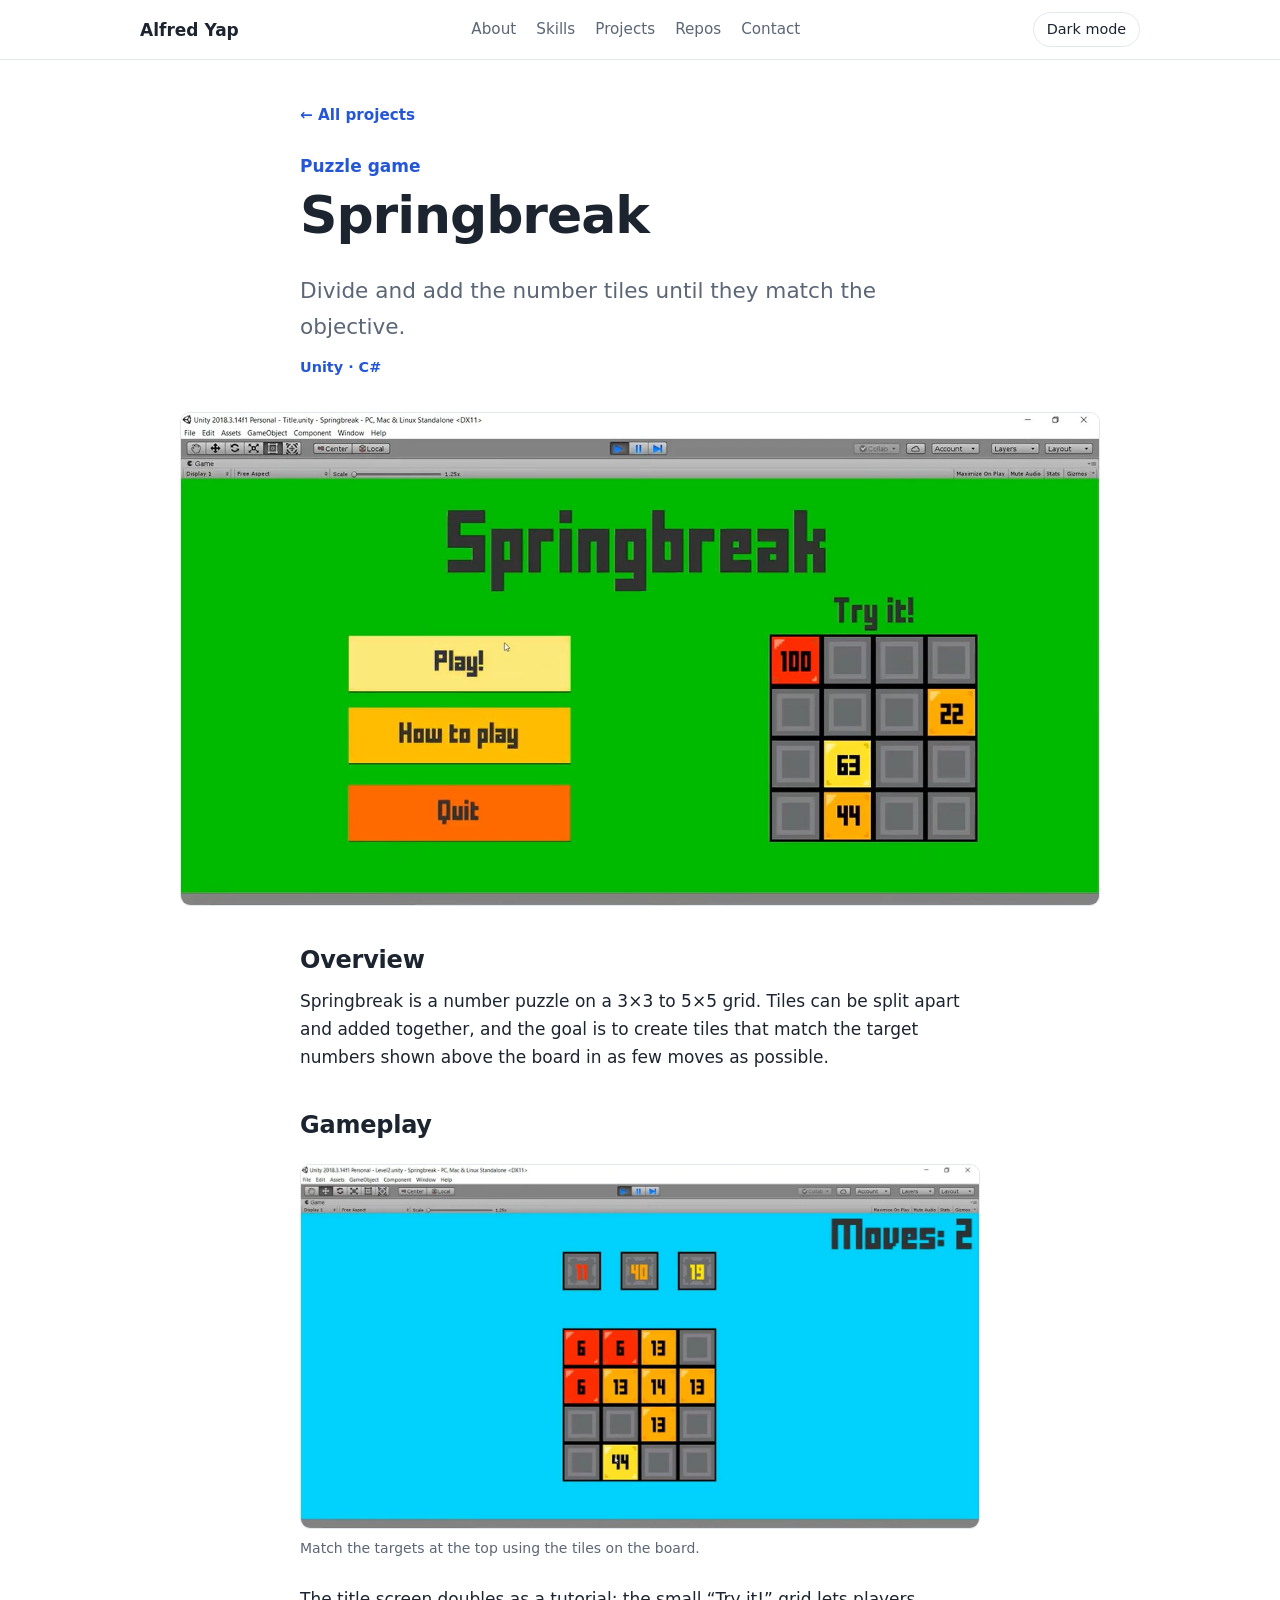
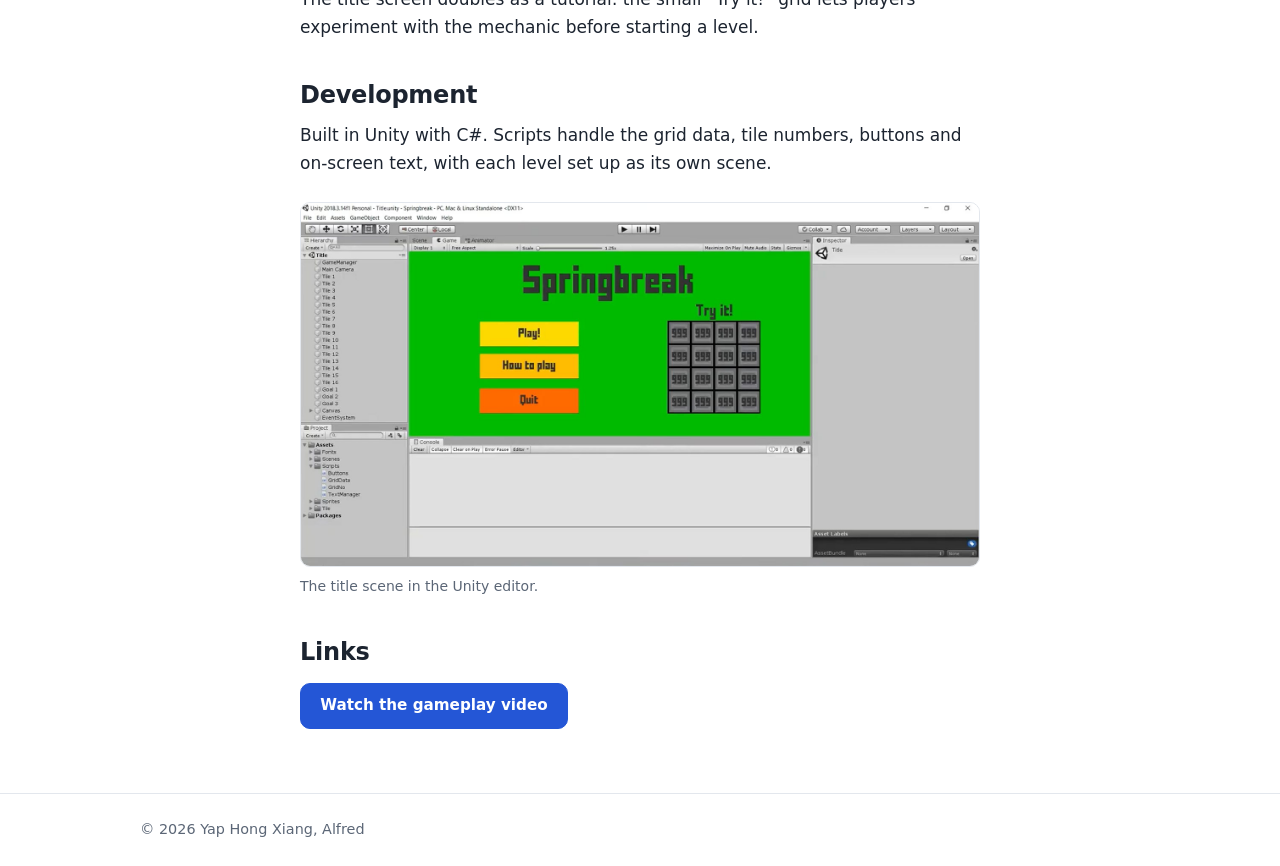
<file: public/projects/springbreak.html>
<!doctype html>
<html lang="en">
<head>
  <meta charset="utf-8">
  <meta name="viewport" content="width=device-width, initial-scale=1">
  <title>Springbreak | Alfred Yap</title>
  <meta name="description" content="Springbreak: a number-tile puzzle game made in Unity.">
  <link rel="stylesheet" href="../styles.css">
</head>
<body>
  <script>
    // Apply the saved theme before first paint to avoid a light flash.
    try { if (sessionStorage.getItem('theme') === 'dark') document.body.classList.add('dark'); } catch (e) {}
  </script>
  <header class="site-header">
    <nav class="nav container" aria-label="Main">
      <a class="nav-brand" href="../index.html">Alfred Yap</a>
      <ul class="nav-links">
        <li><a href="../index.html#about">About</a></li>
        <li><a href="../index.html#skills">Skills</a></li>
        <li><a href="../index.html#projects">Projects</a></li>
        <li><a href="../index.html#repos">Repos</a></li>
        <li><a href="../index.html#contact">Contact</a></li>
      </ul>
      <button type="button" id="theme-toggle" class="theme-toggle" aria-pressed="false">Dark mode</button>
    </nav>
  </header>

  <main>
    <article class="post">
      <header class="post-header container narrow">
        <a class="back-link" href="../index.html#projects">&larr; All projects</a>
        <p class="eyebrow">Puzzle game</p>
        <h1>Springbreak</h1>
        <p class="tagline">Divide and add the number tiles until they match the objective.</p>
        <p class="post-meta">Unity &middot; C#</p>
      </header>

      <div class="container post-hero">
        <figure class="post-figure">
          <img src="../images/springbreak/title-screen.jpg" alt="Springbreak title screen with Play, How to play and Quit buttons and a Try it tile grid" width="1600" height="858">
        </figure>
      </div>

      <div class="container narrow post-body">
        <h2>Overview</h2>
        <p>Springbreak is a number puzzle on a 3&times;3 to 5&times;5 grid. Tiles can be split apart and added together, and the goal is to create tiles that match the target numbers shown above the board in as few moves as possible.</p>

        <h2>Gameplay</h2>
        <figure class="post-figure">
          <img src="../images/springbreak/gameplay.jpg" alt="Gameplay with targets 11, 40 and 19 above a 4 by 4 grid of number tiles and a move counter" width="1600" height="858" loading="lazy">
          <figcaption>Match the targets at the top using the tiles on the board.</figcaption>
        </figure>
        <p>The title screen doubles as a tutorial: the small &ldquo;Try it!&rdquo; grid lets players experiment with the mechanic before starting a level.</p>

        <h2>Development</h2>
        <p>Built in Unity with C#. Scripts handle the grid data, tile numbers, buttons and on-screen text, with each level set up as its own scene.</p>
        <figure class="post-figure">
          <img src="../images/springbreak/unity-editor.jpg" alt="Unity editor with the Springbreak title scene, hierarchy of tiles and goals, and project scripts" width="1600" height="857" loading="lazy">
          <figcaption>The title scene in the Unity editor.</figcaption>
        </figure>

        <h2>Links</h2>
        <ul class="link-row">
          <li><a class="btn btn-primary" href="https://youtu.be/pC4sEZMJqF4" target="_blank" rel="noopener">Watch the gameplay video</a></li>
        </ul>
      </div>
    </article>
  </main>

  <footer class="site-footer">
    <div class="container">
      <p>&copy; 2026 Yap Hong Xiang, Alfred</p>
    </div>
  </footer>

  <script src="../theme.js"></script>
</body>
</html>
</file>
<file: public/styles.css>
:root {
  --bg: #ffffff;
  --bg-alt: #f6f7f9;
  --text: #1c2430;
  --muted: #5b6676;
  --border: #e3e7ed;
  --accent: #2456d6;
  --accent-hover: #1a43ad;
  --radius: 10px;
  --max: 1040px;
  --faint: #8a94a3;
  --header-bg: rgba(255, 255, 255, 0.92);
  --font: system-ui, -apple-system, "Segoe UI", Roboto, "Helvetica Neue", Arial, sans-serif;
}

body.dark {
  --bg: #0f141b;
  --bg-alt: #161d27;
  --text: #e4e8ee;
  --muted: #a3adbb;
  --faint: #7d8796;
  --border: #2a3441;
  --accent: #7aa2ff;
  --accent-hover: #a3c0ff;
  --header-bg: rgba(15, 20, 27, 0.92);
  color-scheme: dark;
}

*, *::before, *::after { box-sizing: border-box; }

html { scroll-behavior: smooth; }

body {
  margin: 0;
  font-family: var(--font);
  font-size: 1.0625rem;
  line-height: 1.65;
  color: var(--text);
  background: var(--bg);
}

h1, h2, h3 { line-height: 1.2; margin: 0 0 0.5em; }
h1 { font-size: clamp(2rem, 6vw, 3.25rem); letter-spacing: -0.02em; }
h2 { font-size: clamp(1.5rem, 4vw, 2rem); letter-spacing: -0.01em; }
h3 { font-size: 1.125rem; }
p { margin: 0 0 1em; }

a { color: var(--accent); text-decoration: none; overflow-wrap: anywhere; }
a:hover { color: var(--accent-hover); text-decoration: underline; }

ul { list-style: none; margin: 0; padding: 0; }

.container {
  width: 100%;
  max-width: var(--max);
  margin: 0 auto;
  padding: 0 1.25rem;
}
.narrow { max-width: 720px; }

/* Header / nav */
.site-header {
  position: sticky;
  top: 0;
  z-index: 10;
  background: var(--header-bg);
  backdrop-filter: blur(6px);
  border-bottom: 1px solid var(--border);
}
.nav {
  display: flex;
  flex-wrap: wrap;
  align-items: center;
  justify-content: space-between;
  gap: 0.5rem 1.5rem;
  padding-top: 0.75rem;
  padding-bottom: 0.75rem;
}
.nav-brand { font-weight: 700; color: var(--text); }
.nav-brand:hover { text-decoration: none; color: var(--accent); }
.nav-links { display: flex; flex-wrap: wrap; gap: 0.25rem 1.25rem; font-size: 0.95rem; }
.nav-links a { color: var(--muted); }
.nav-links a:hover { color: var(--text); text-decoration: none; }
.theme-toggle {
  padding: 0.3rem 0.8rem;
  border: 1px solid var(--border);
  border-radius: 999px;
  background: var(--bg);
  color: var(--text);
  font: inherit;
  font-size: 0.9rem;
  cursor: pointer;
}
.theme-toggle:hover { border-color: var(--accent); color: var(--accent); }

/* Hero */
.hero { padding: 5rem 0 4.5rem; }
.eyebrow { color: var(--accent); font-weight: 600; margin-bottom: 0.25rem; }
.tagline { font-size: clamp(1.125rem, 2.5vw, 1.35rem); color: var(--muted); margin-bottom: 1.75rem; }

.link-row { display: flex; flex-wrap: wrap; gap: 0.75rem; }
.btn {
  display: inline-block;
  padding: 0.6rem 1.2rem;
  border: 1px solid var(--border);
  border-radius: var(--radius);
  color: var(--text);
  font-weight: 600;
  font-size: 0.95rem;
  background: var(--bg);
  transition: border-color 0.15s, background 0.15s;
}
.btn:hover { border-color: var(--accent); color: var(--accent); text-decoration: none; }
.btn-primary { background: var(--accent); border-color: var(--accent); color: #fff; }
.btn-primary:hover { background: var(--accent-hover); border-color: var(--accent-hover); color: #fff; }
body.dark .btn-primary, body.dark .btn-primary:hover { color: #0f141b; }

/* Sections */
.section { padding: 4rem 0; scroll-margin-top: 4rem; }
.hero { scroll-margin-top: 4rem; }
.section.alt { background: var(--bg-alt); }
.section-intro { color: var(--muted); margin-top: -0.25rem; margin-bottom: 1.5rem; }

.subhead {
  margin-top: 2rem;
  font-size: 0.85rem;
  text-transform: uppercase;
  letter-spacing: 0.06em;
  color: var(--muted);
}

/* Experience / education */
.timeline { display: grid; gap: 1.25rem; margin-top: 0.75rem; }
.timeline > li { padding-left: 1rem; border-left: 2px solid var(--border); }
.timeline-head { display: flex; flex-wrap: wrap; justify-content: space-between; gap: 0 1rem; }
.timeline .when { color: var(--faint); font-size: 0.9rem; font-style: italic; }
.timeline p { color: var(--muted); margin: 0.15rem 0 0; }
.bullets { list-style: disc; padding-left: 1.25rem; margin-top: 0.4rem; color: var(--muted); }
.bullets li + li { margin-top: 0.25rem; }

/* Skills */
.skill-groups { display: grid; gap: 0 2rem; grid-template-columns: repeat(auto-fit, minmax(min(100%, 300px), 1fr)); }
.skill-groups .subhead { margin-top: 1.5rem; margin-bottom: 0; }
.skill-list { display: flex; flex-wrap: wrap; gap: 0.6rem; margin-top: 0.75rem; }
.skill-list li {
  padding: 0.4rem 0.9rem;
  border: 1px solid var(--border);
  border-radius: 999px;
  background: var(--bg);
  font-size: 0.95rem;
}

/* Cards */
.grid {
  display: grid;
  grid-template-columns: repeat(auto-fill, minmax(min(100%, 280px), 1fr));
  gap: 1.25rem;
  margin-top: 1rem;
}
.card {
  display: flex;
  flex-direction: column;
  padding: 1.25rem 1.35rem;
  border: 1px solid var(--border);
  border-radius: var(--radius);
  background: var(--bg);
  min-width: 0;
}
.card-thumb {
  display: block;
  width: calc(100% + 2.7rem);
  max-width: none;
  height: auto;
  aspect-ratio: 16 / 10;
  object-fit: cover;
  margin: -1.25rem -1.35rem 1rem;
  border-bottom: 1px solid var(--border);
  border-radius: var(--radius) var(--radius) 0 0;
}
.card h3 { overflow-wrap: anywhere; }
.card p { color: var(--muted); font-size: 0.975rem; flex-grow: 1; }
.card-link { font-weight: 600; font-size: 0.95rem; }
.card p.card-meta { flex-grow: 0; font-size: 0.85rem; font-weight: 600; color: var(--accent); margin-bottom: 0.5rem; }

.repo-meta {
  display: flex;
  flex-wrap: wrap;
  gap: 0.25rem 1rem;
  font-size: 0.875rem;
  color: var(--muted);
  margin-bottom: 0.75rem;
}

.status { color: var(--muted); grid-column: 1 / -1; margin: 0; }

/* Contact */
.contact-list { display: grid; gap: 0.75rem; margin-top: 1rem; }
.contact-list li { display: flex; flex-wrap: wrap; gap: 0.25rem 1rem; }
.contact-list .label { min-width: 5.5rem; font-weight: 600; }

/* Project pages */
.post-header { padding-top: 2.5rem; }
.back-link { display: inline-block; margin-bottom: 1.5rem; font-size: 0.95rem; font-weight: 600; }
.post-header .tagline { margin-bottom: 0.75rem; }
.post-meta { font-size: 0.9rem; font-weight: 600; color: var(--accent); margin-bottom: 2rem; }
.post-hero { max-width: 960px; margin-bottom: 2.5rem; }
.post-hero > .post-figure img { margin: 0 auto; }
.post-body { padding-bottom: 4rem; }
.post-body h2 { margin-top: 2.5rem; font-size: clamp(1.25rem, 3vw, 1.5rem); }
.post-body .link-row { margin-top: 1rem; }
.photo-credit { margin-top: 2.5rem; font-size: 0.875rem; font-style: italic; color: var(--muted); }
.post-figure { margin: 1.5rem 0; }
.post-figure img {
  display: block;
  max-width: 100%;
  height: auto;
  border: 1px solid var(--border);
  border-radius: var(--radius);
}
.post-figure.small img { max-width: 240px; }
.post-figure figcaption { margin-top: 0.5rem; font-size: 0.875rem; color: var(--muted); }
.figure-row { display: flex; gap: 0.75rem; justify-content: center; align-items: flex-start; }
.figure-row .post-figure { flex: 1 1 0; min-width: 0; max-width: 300px; margin: 0; }
.post-body .figure-row { margin: 1.5rem 0; }

/* Footer */
.site-footer {
  border-top: 1px solid var(--border);
  padding: 1.5rem 0;
  color: var(--muted);
  font-size: 0.9rem;
}
.site-footer p { margin: 0; }

@media (max-width: 600px) {
  .hero { padding: 3.5rem 0 3rem; }
  .section { padding: 3rem 0; }
  .nav { justify-content: center; }
  .nav-links { justify-content: center; }
}
</file>
